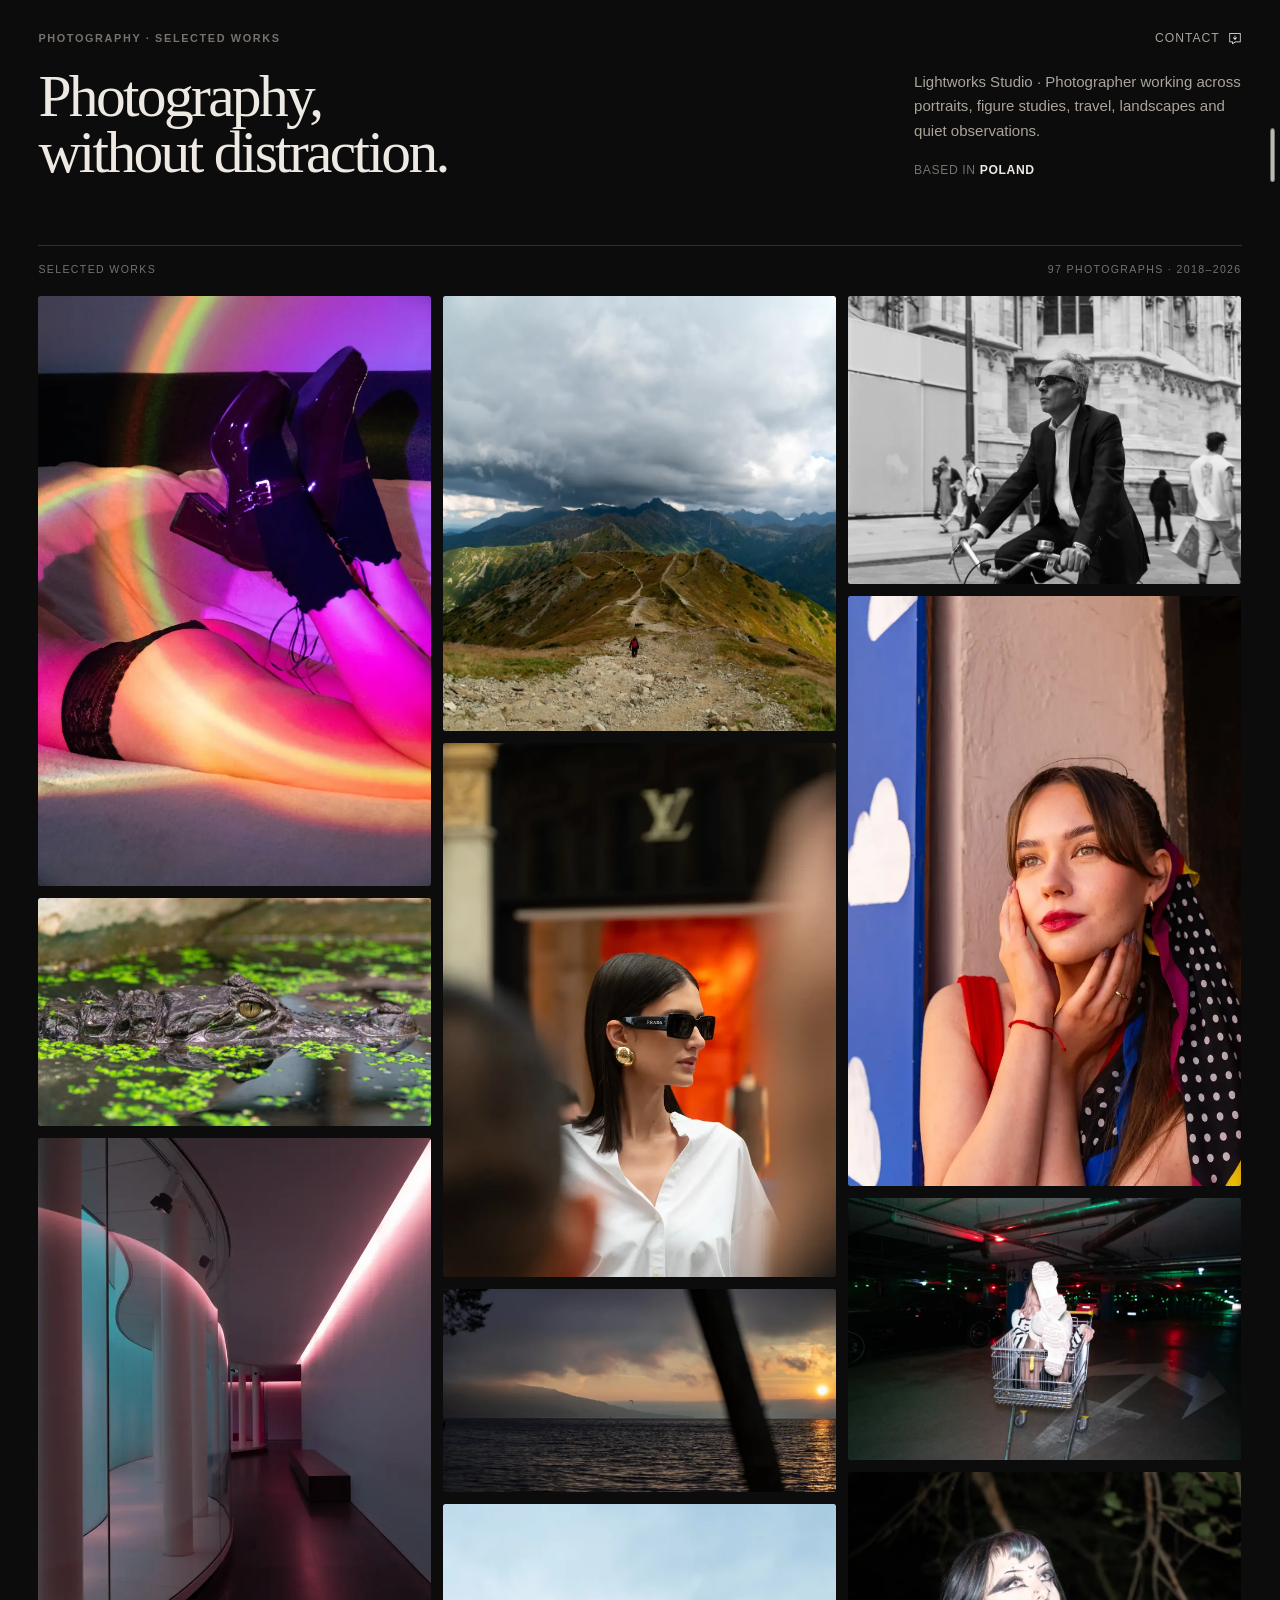
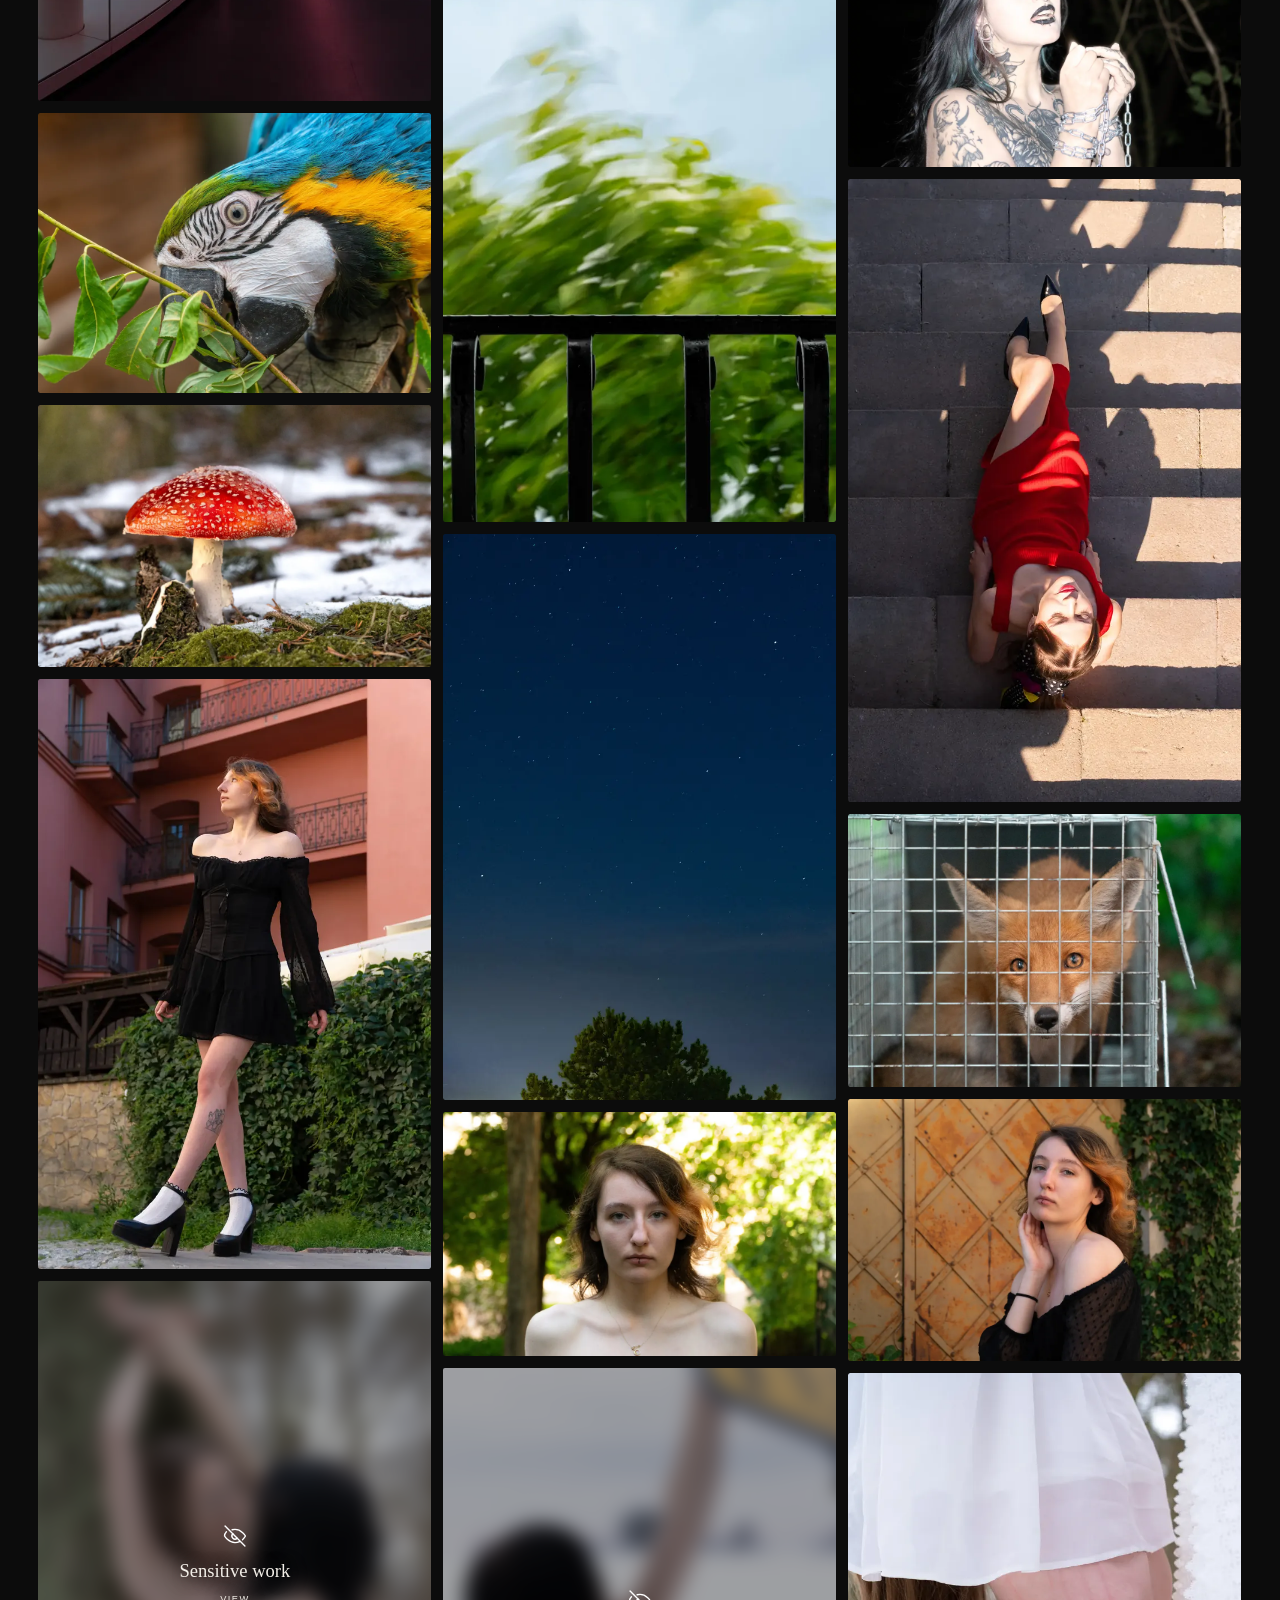
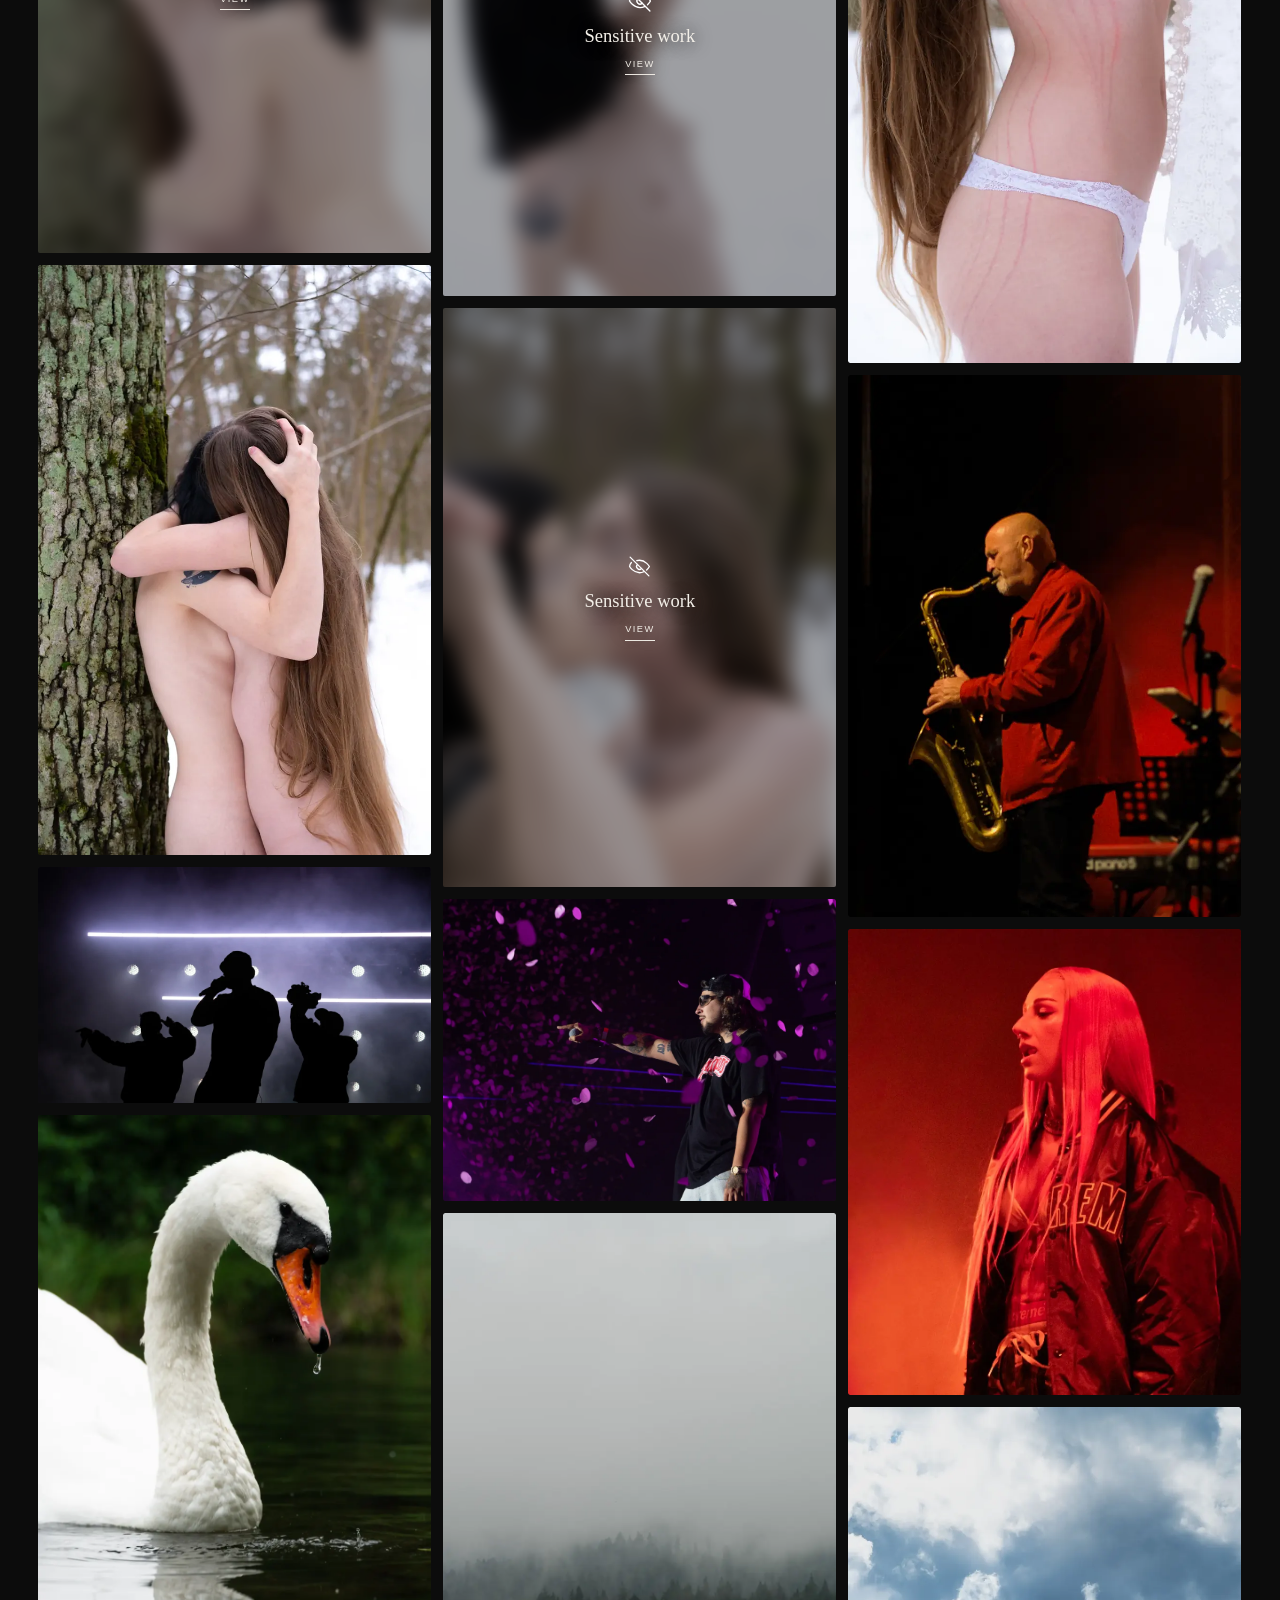
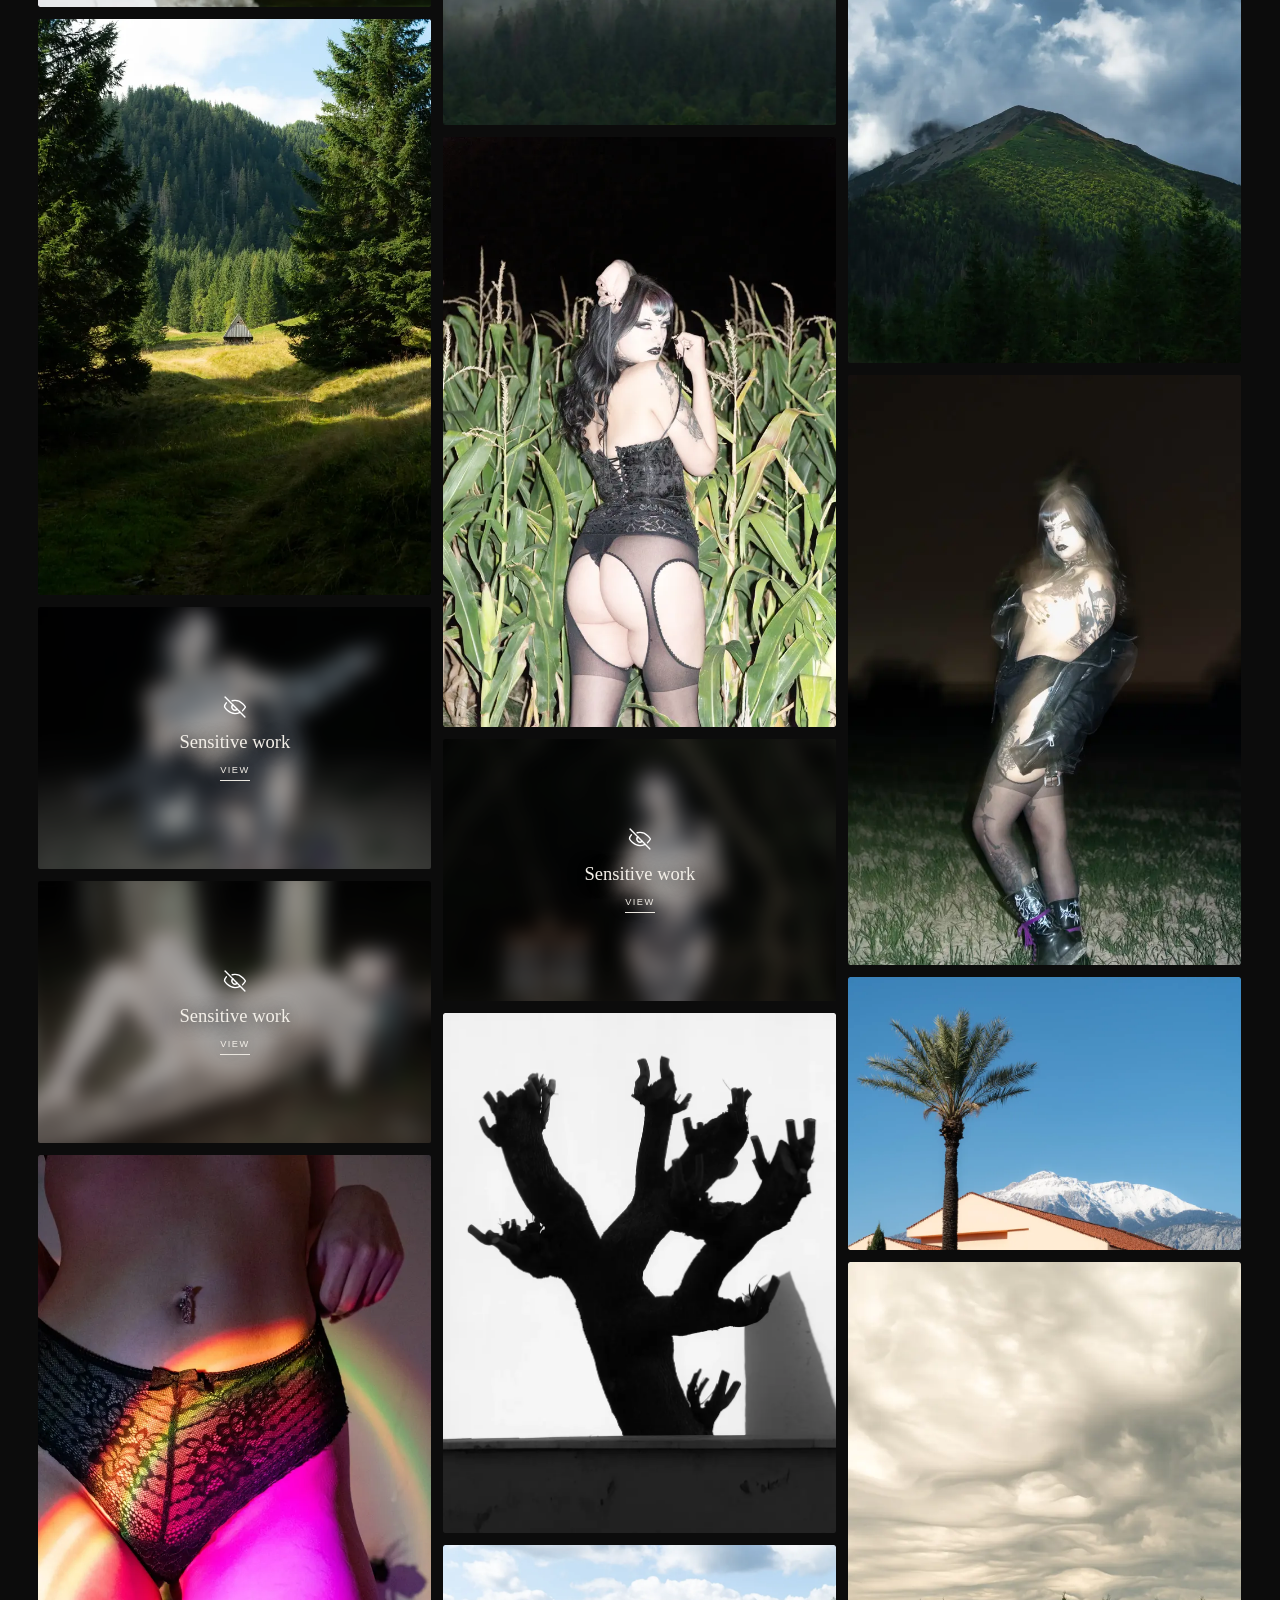
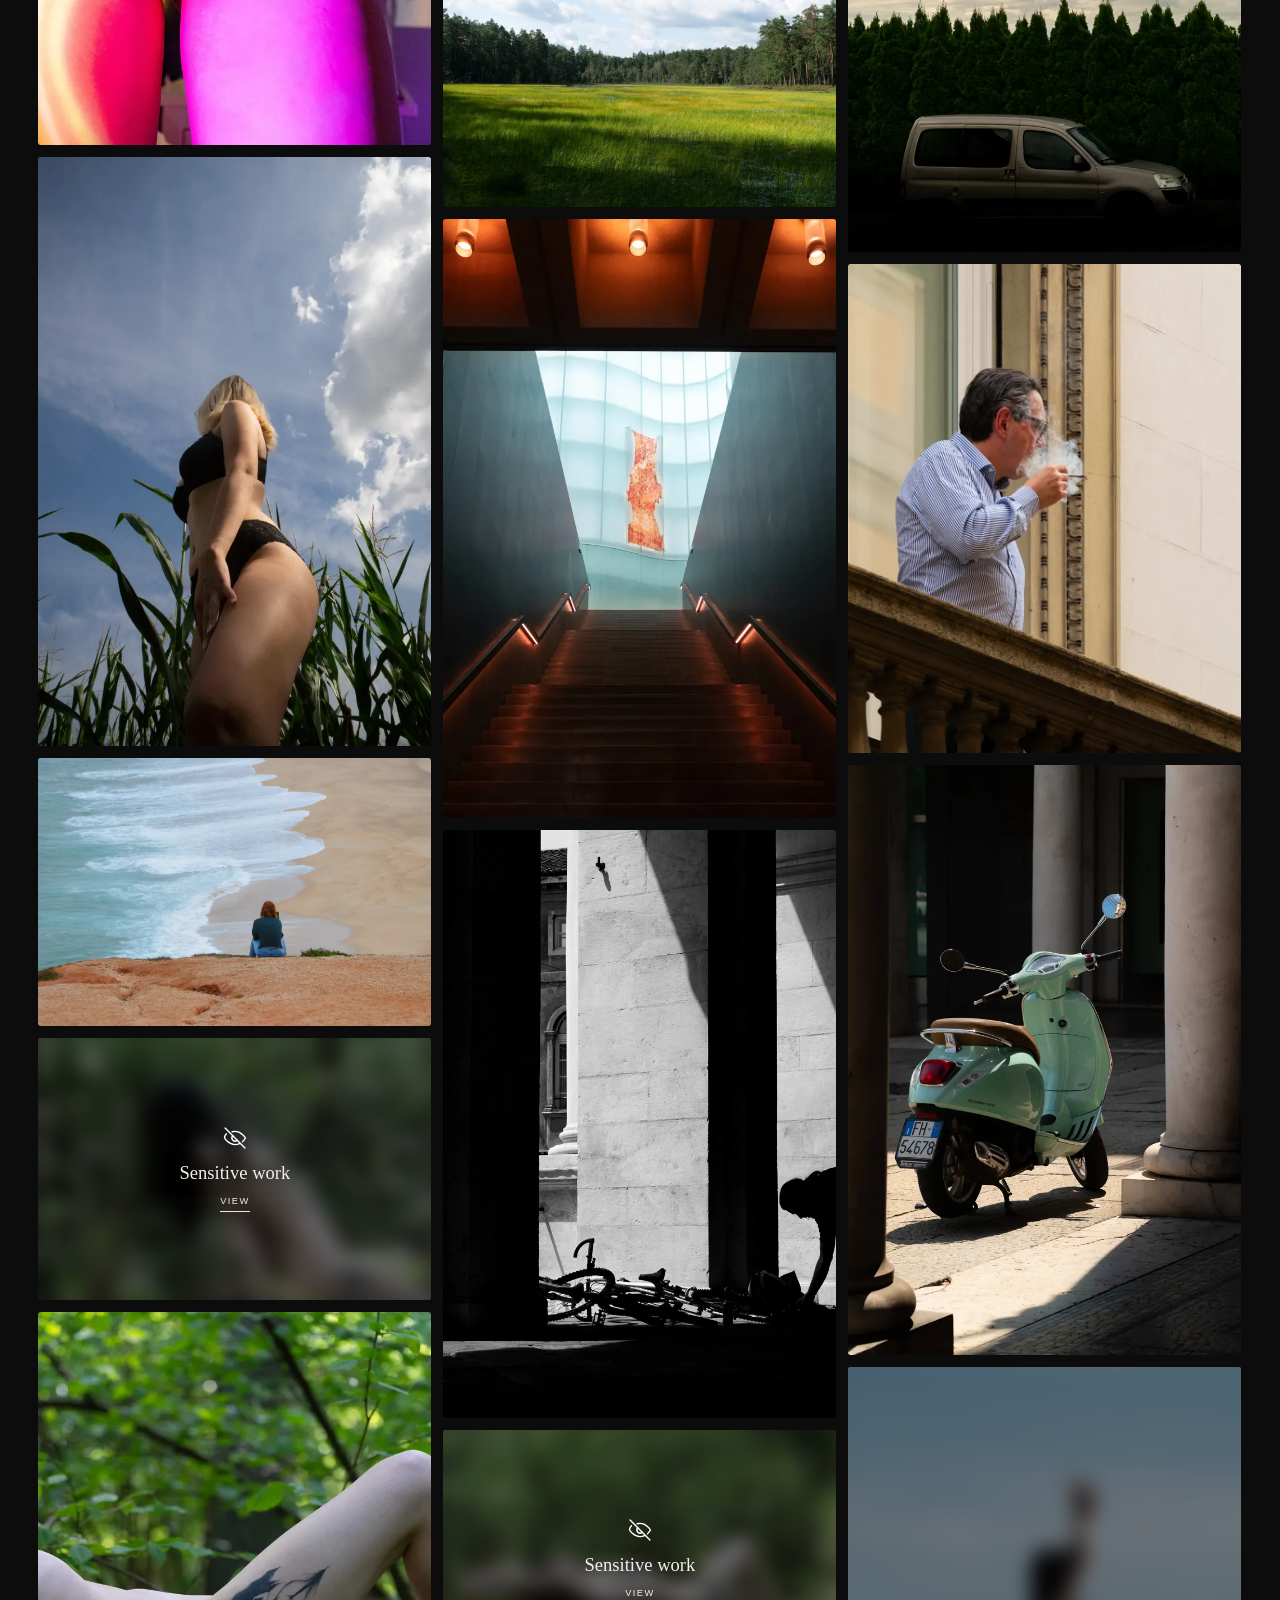
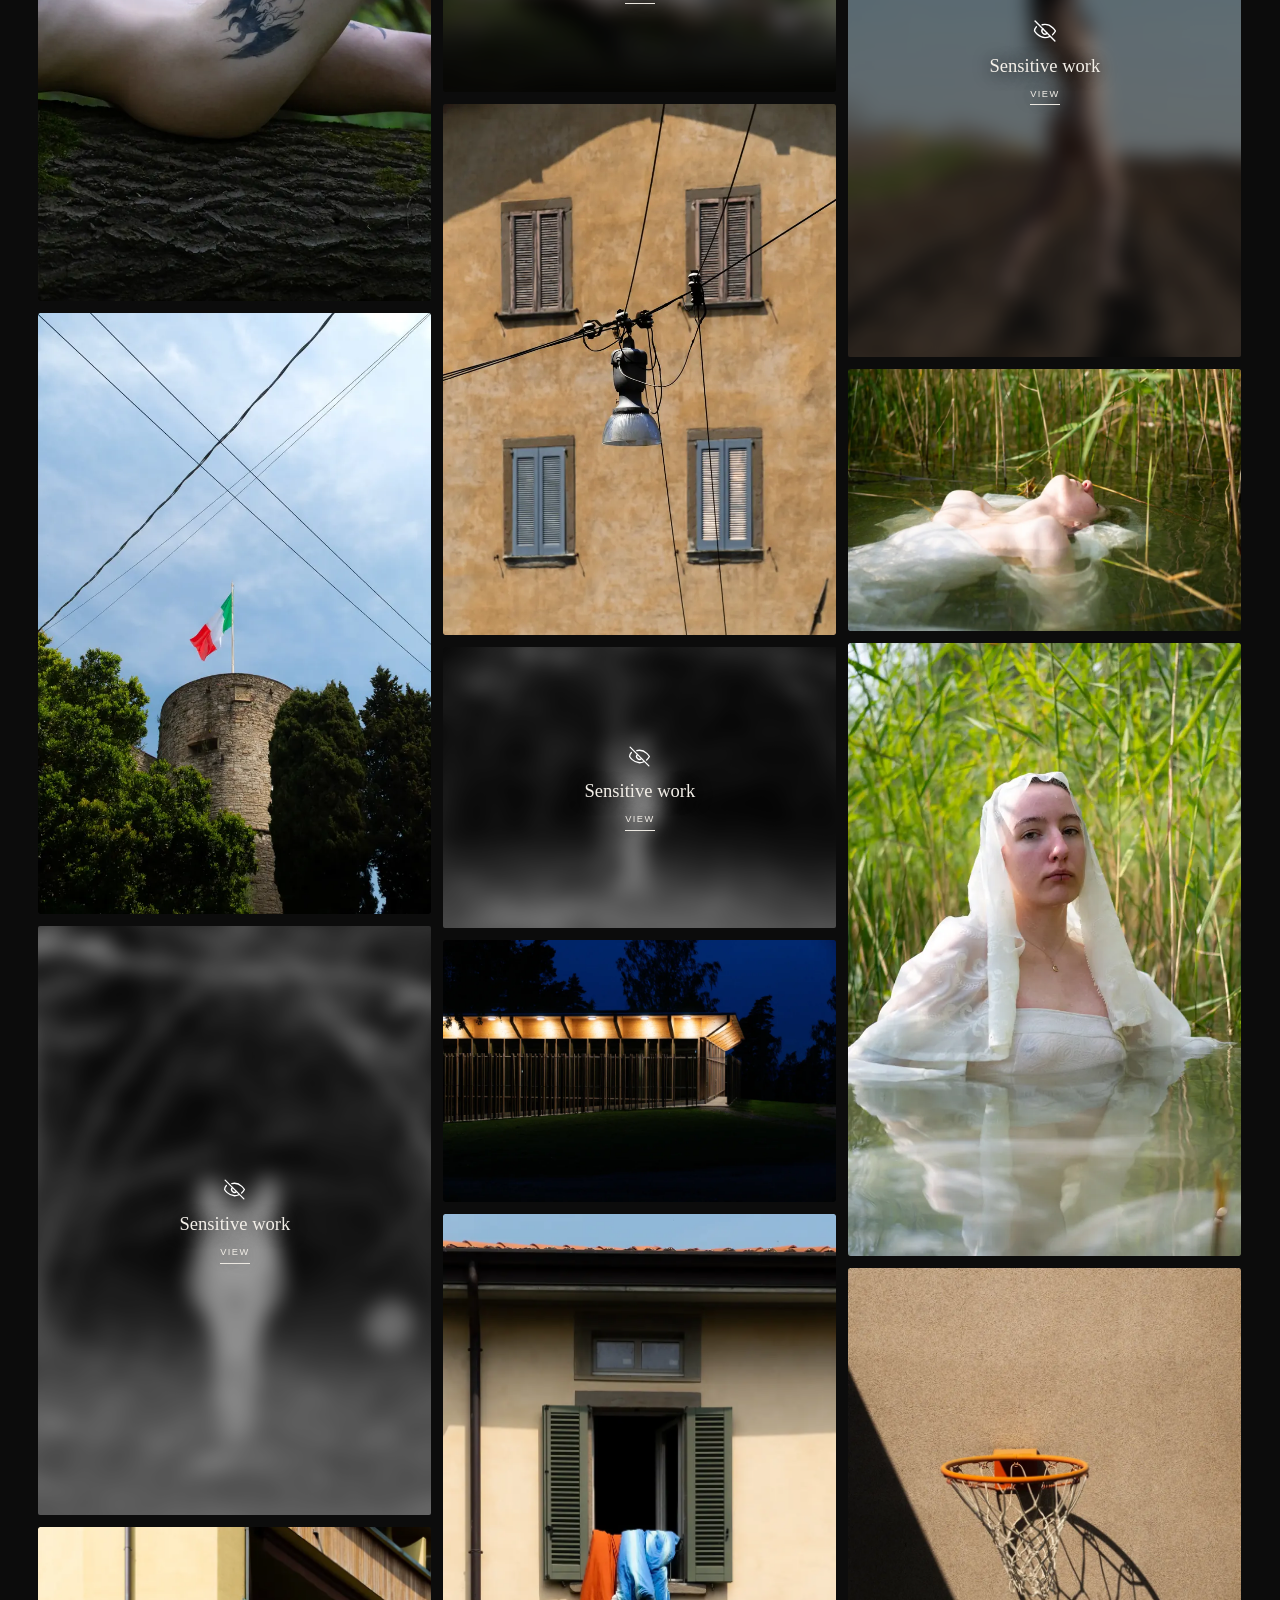
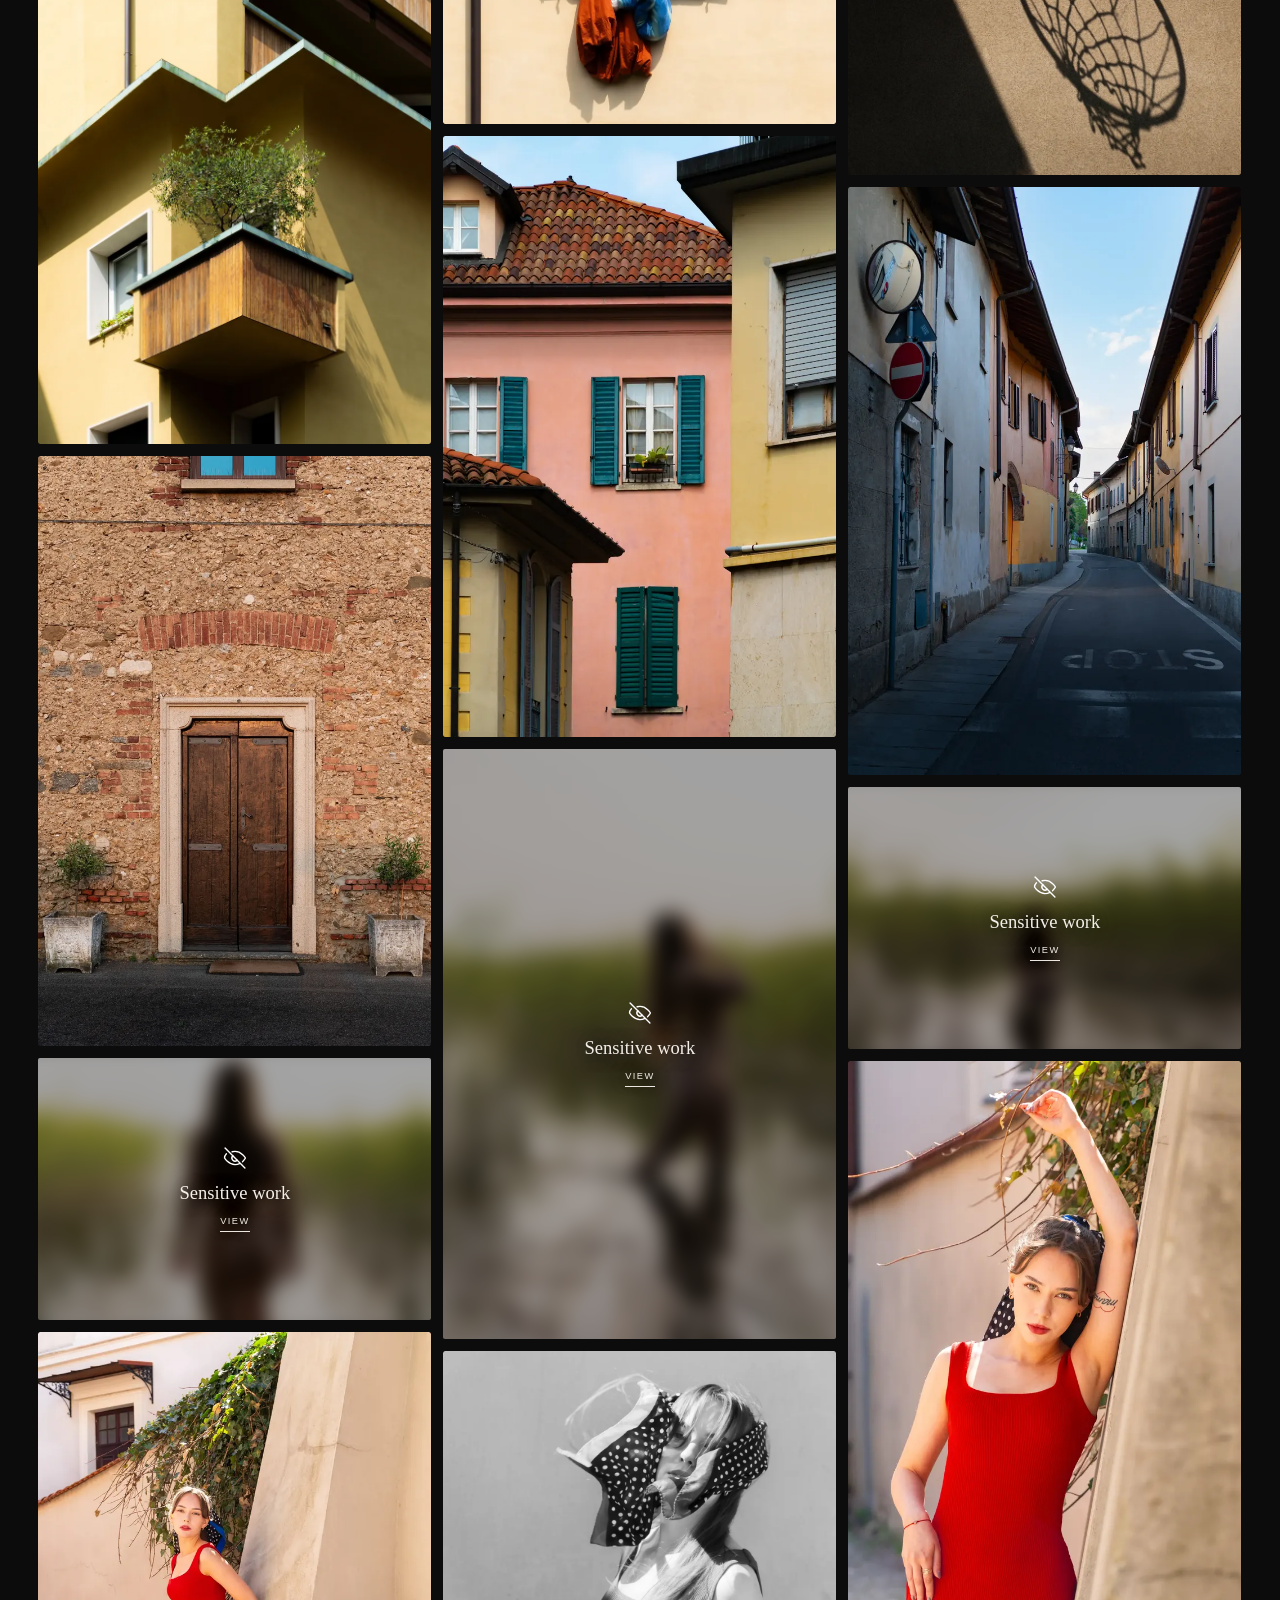
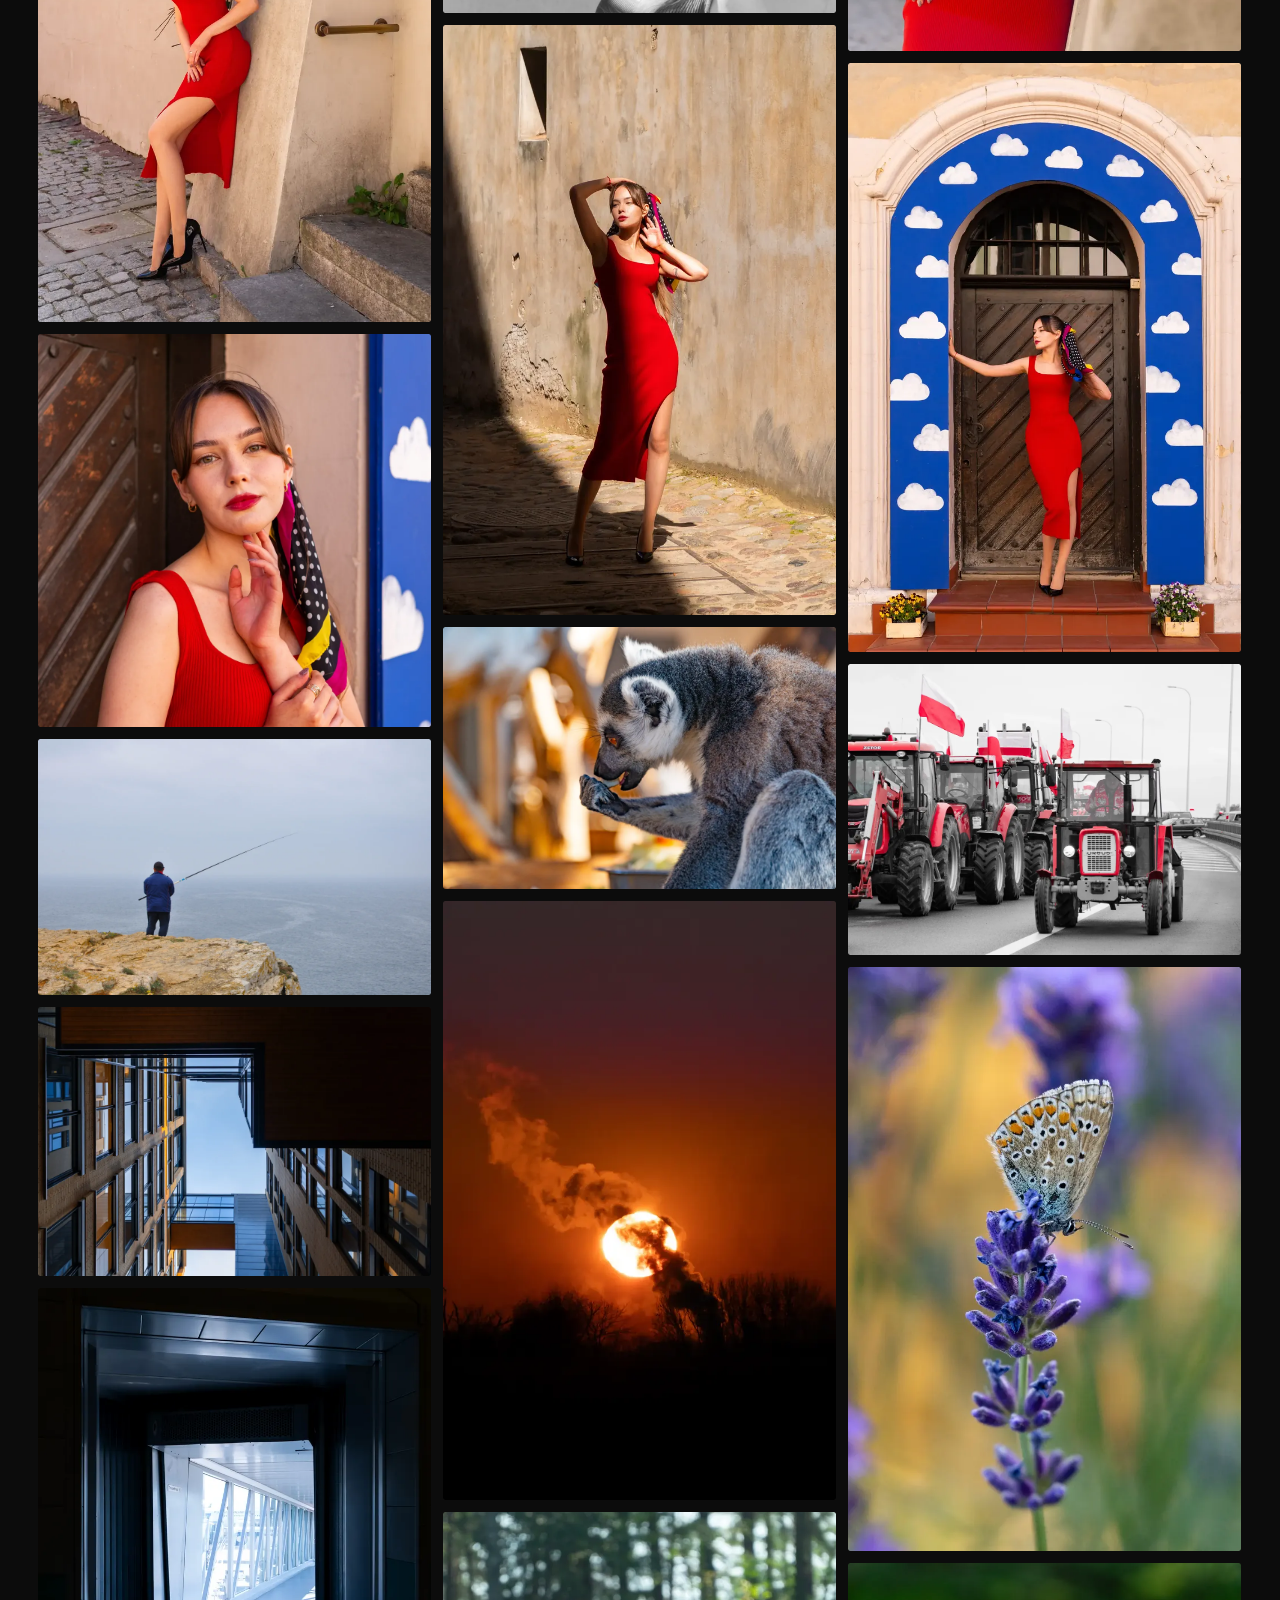
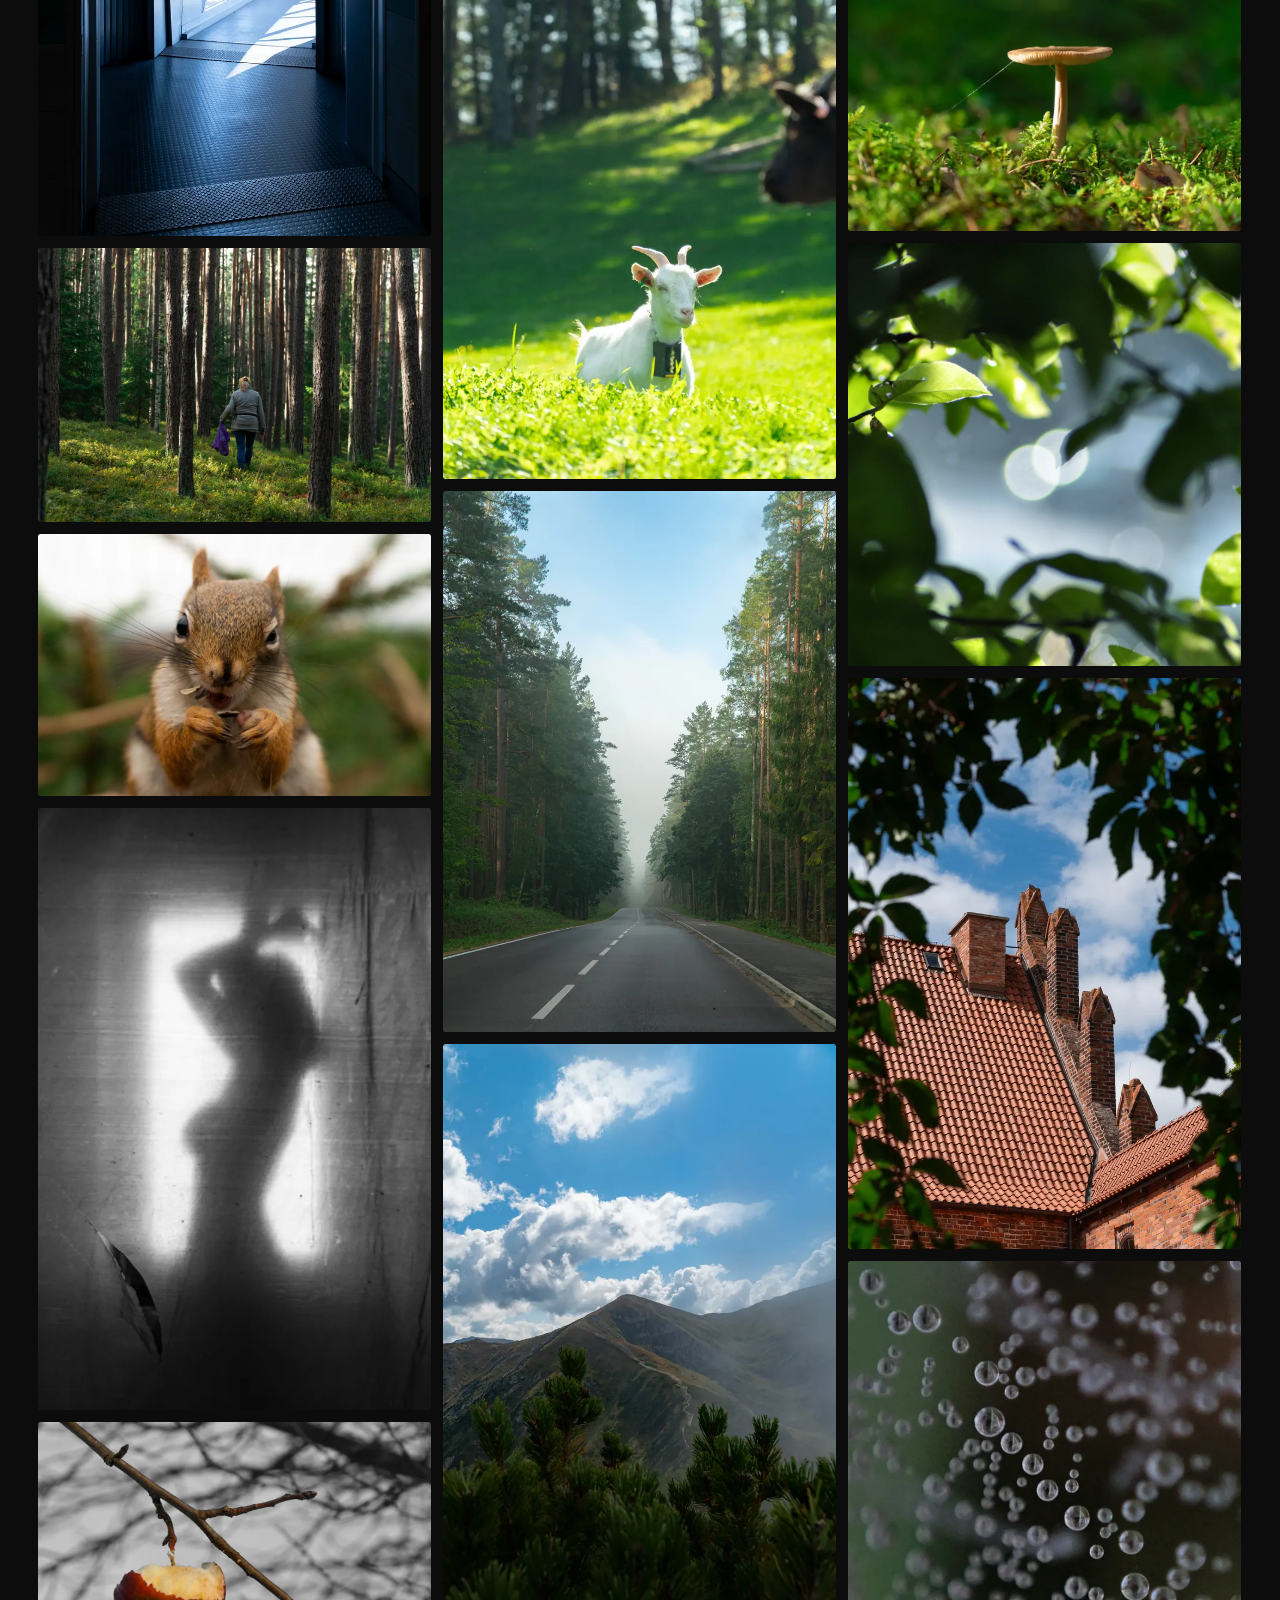
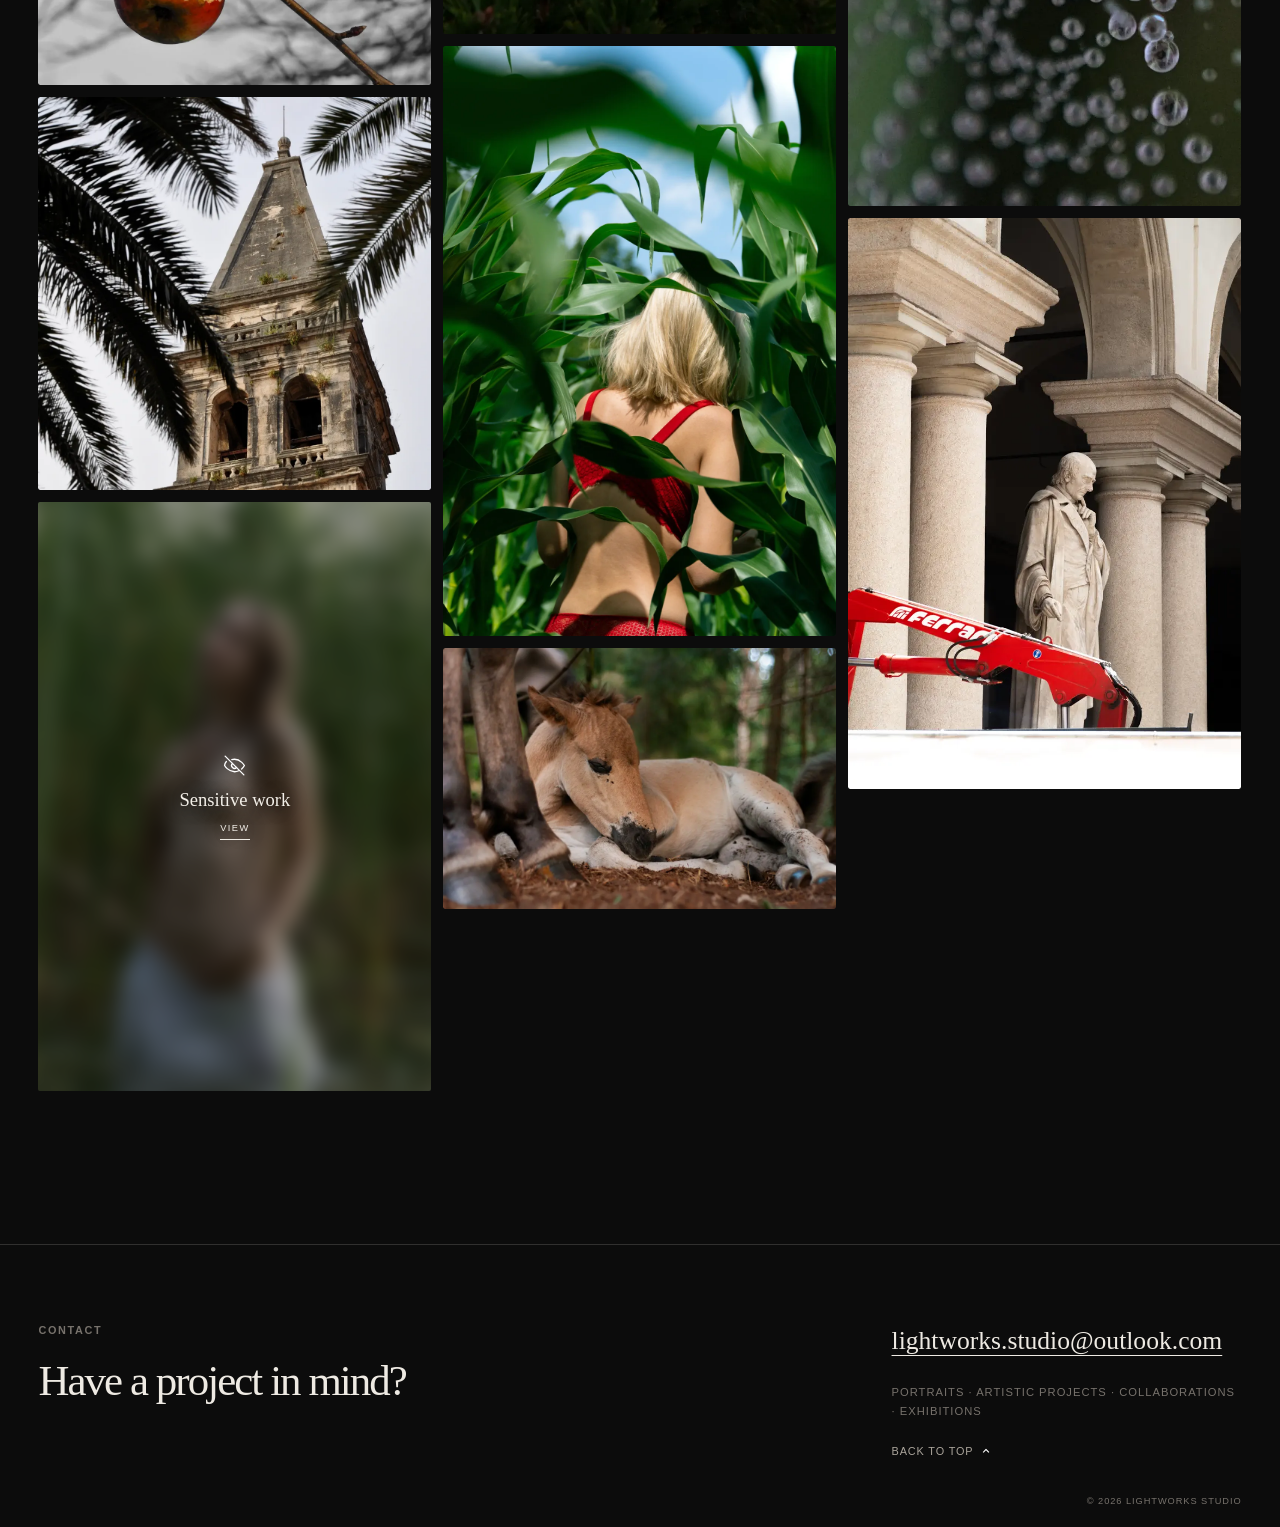
<file: index.html>
<!doctype html>
<html lang="en">
  <head>
    <meta charset="utf-8">
    <meta name="viewport" content="width=device-width, initial-scale=1, viewport-fit=cover">
    <meta name="theme-color" content="#0c0c0c">
    <meta name="color-scheme" content="dark">
    <meta name="robots" content="noindex, nofollow, noarchive, nosnippet, noimageindex">
    <meta name="description" content="Lightworks Studio ∙ Photographer working across portraits, figure studies, travel, landscapes and quiet observations.">
    <meta property="og:title" content="Lightworks ∙ Portfolio">
    <meta property="og:description" content="Lightworks Studio ∙ Photographer working across portraits, figure studies, travel, landscapes and quiet observations.">
    <meta property="og:type" content="website">
    <meta property="og:site_name" content="Lightworks ∙ Portfolio">
    <meta property="og:url" content="https://ltwrx.github.io/">
    <meta property="og:image" content="https://ltwrx.github.io/og-image/og-image.jpg">
    <meta property="og:image:type" content="image/jpeg">
    <meta property="og:image:width" content="1200">
    <meta property="og:image:height" content="630">
    <meta property="og:image:alt" content="The word Lightworks over a darkened mosaic of portfolio photographs.">
    <meta name="twitter:card" content="summary_large_image">
    <meta name="twitter:image" content="https://ltwrx.github.io/og-image/og-image.jpg">
    <meta name="twitter:image:alt" content="The word Lightworks over a darkened mosaic of portfolio photographs.">
    <meta name="twitter:title" content="Lightworks ∙ Portfolio">
    <meta name="twitter:description" content="Lightworks Studio ∙ Photographer working across portraits, figure studies, travel, landscapes and quiet observations.">
    <title>Lightworks ∙ Portfolio</title>
    <link rel="canonical" href="https://ltwrx.github.io/">
    <link rel="icon" href="./icons/favicon.svg" type="image/svg+xml">
    <link rel="stylesheet" href="./css/styles.css">
    <link rel="preload" as="image" href="./images/thumbnails/reclining-figure-magenta-light.webp" fetchpriority="high">
    <script defer src="./js/site-config.js"></script>
    <script defer src="./js/photos.js"></script>
    <script defer src="./js/script.js"></script>
    <script data-goatcounter="https://ltwrx.goatcounter.com/count" data-goatcounter-settings='{"no_events": true}' async src="https://gc.zgo.at/count.v5.js" crossorigin="anonymous" integrity="sha384-atnOLvQb9t+jTSipvd75X2yginT4PjVbqDdlJAmxMm+wYElFmeR6EmLP5bYeoRVQ"></script>
  </head>
  <body>
    <main>
      <header class="introduction" id="top" aria-labelledby="portfolio-title">
        <div class="introduction-nav">
          <p class="eyebrow" data-site-eyebrow>Photography · Selected works</p>
          <a class="contact-link" href="#contact">
            Contact
            <span class="ui-icon ui-icon-contact" aria-hidden="true"></span>
          </a>
        </div>
        <div class="introduction-copy">
          <h1 id="portfolio-title">Photography,<br>without distraction.</h1>
          <div>
            <p data-site-description>Lightworks Studio ∙ Photographer working across portraits, figure studies, travel, landscapes and quiet observations.</p>
            <div class="location-row">
              <p class="location" data-site-location>Based in <strong>Poland</strong></p>
              <a class="contact-link mobile-contact-link" href="#contact">
                Contact
                <span class="ui-icon ui-icon-contact" aria-hidden="true"></span>
              </a>
            </div>
          </div>
        </div>
      </header>

      <section class="gallery-section" aria-labelledby="gallery-title">
        <div class="gallery-heading">
          <h2 id="gallery-title">Selected works</h2>
          <p><span id="photo-count">78</span> photographs · <span id="photo-years">2018–2026</span></p>
        </div>
        <noscript>
          <p class="javascript-notice">JavaScript is required to display the interactive gallery.</p>
        </noscript>
        <div class="masonry" id="gallery" aria-busy="true"></div>
      </section>

      <footer class="site-footer" id="contact">
        <div>
          <p class="eyebrow">Contact</p>
          <h2>Have a project in mind?</h2>
        </div>
        <div class="contact-details">
          <a class="email-link" data-site-email href="mailto:lightworks.studio@outlook.com">lightworks.studio@outlook.com</a>
          <p data-site-inquiries><span class="inquiry-group">Portraits · Artistic projects</span><span class="inquiry-group">Collaborations · Exhibitions</span></p>
          <a class="back-to-top" href="#top">
            Back to top
            <span class="ui-icon ui-icon-back-to-top" aria-hidden="true"></span>
          </a>
        </div>
        <p class="copyright">© <span data-current-year>2026</span> <span data-site-copyright-name>Lightworks Studio</span></p>
      </footer>
    </main>

    <div class="modal-backdrop consent-backdrop" id="consent-overlay" role="presentation" hidden>
      <div class="consent-dialog" id="consent-dialog" role="dialog" aria-modal="true" aria-labelledby="consent-title" aria-describedby="consent-description">
        <p class="eyebrow">Before you continue</p>
        <h2 id="consent-title">Sensitive artistic content</h2>
        <p id="consent-description">Some images contain artistic nudity.<br>Choose whether to reveal them.</p>
        <div class="consent-actions">
          <button type="button" class="primary-action" id="accept-sensitive">
            <span class="ui-icon ui-icon-sensitive-visible" aria-hidden="true"></span>
            Show images
          </button>
          <button type="button" class="secondary-action" id="dismiss-sensitive">
            <span class="ui-icon ui-icon-sensitive-hidden" aria-hidden="true"></span>
            Keep hidden
          </button>
        </div>
      </div>
    </div>

    <div class="modal-backdrop lightbox" id="lightbox-overlay" role="presentation" hidden>
      <div class="lightbox-dialog" id="lightbox-dialog" role="dialog" aria-modal="true" aria-labelledby="lightbox-title">
        <h2 class="sr-only" id="lightbox-title">Photograph</h2>
        <button class="lightbox-close" id="lightbox-close" type="button" aria-label="Close lightbox">
          <span class="ui-icon ui-icon-close" aria-hidden="true"></span>
        </button>
        <button class="lightbox-nav previous" id="lightbox-previous" type="button" aria-label="Previous photograph">
          <span class="ui-icon ui-icon-previous" aria-hidden="true"></span>
        </button>
        <figure class="lightbox-figure">
          <div class="lightbox-stage">
            <img id="lightbox-image" alt="" draggable="false">
            <span class="lightbox-image-fallback" id="lightbox-image-fallback" hidden>
              <span class="ui-icon ui-icon-image-unavailable" aria-hidden="true"></span>
              <span>Image unavailable</span>
            </span>
            <button class="sensitive-label lightbox-sensitive" id="lightbox-sensitive" type="button" aria-label="Sensitive artistic photograph. Open the content warning to view." hidden>
              <span class="ui-icon ui-icon-sensitive-hidden" aria-hidden="true"></span>
              <span>Sensitive work</span>
              <small>View</small>
            </button>
          </div>
          <figcaption class="lightbox-caption">
            <div class="lightbox-roll lightbox-info">
              <strong id="lightbox-photo-title" hidden></strong>
              <span id="lightbox-date" hidden></span>
              <span id="lightbox-tags" hidden></span>
            </div>
            <span class="lightbox-roll lightbox-count"><span id="lightbox-count"></span></span>
            <button class="copy-link lightbox-roll" id="copy-link" type="button" aria-label="Copy a direct link to this photograph">
              <span class="copy-link-content">
                <span class="ui-icon ui-icon-copy-link" aria-hidden="true"></span>
                <span id="copy-link-status" aria-live="polite">Copy link</span>
              </span>
            </button>
            <span class="lightbox-roll lightbox-muse" id="lightbox-credit" hidden></span>
            <span class="lightbox-roll lightbox-credit"><span>© <span data-current-year>2026</span> <span data-site-copyright-name>Lightworks Studio</span></span></span>
          </figcaption>
        </figure>
        <div class="lightbox-scroll-cue" id="lightbox-scroll-cue" aria-hidden="true" hidden>
          <span class="lightbox-scroll-cue-label">Scroll</span>
          <span class="lightbox-scroll-cue-arrows">
            <span class="ui-icon ui-icon-next"></span>
            <span class="ui-icon ui-icon-next"></span>
          </span>
        </div>
        <button class="lightbox-nav next" id="lightbox-next" type="button" aria-label="Next photograph">
          <span class="ui-icon ui-icon-next" aria-hidden="true"></span>
        </button>
      </div>
    </div>
  </body>
</html>
</file>
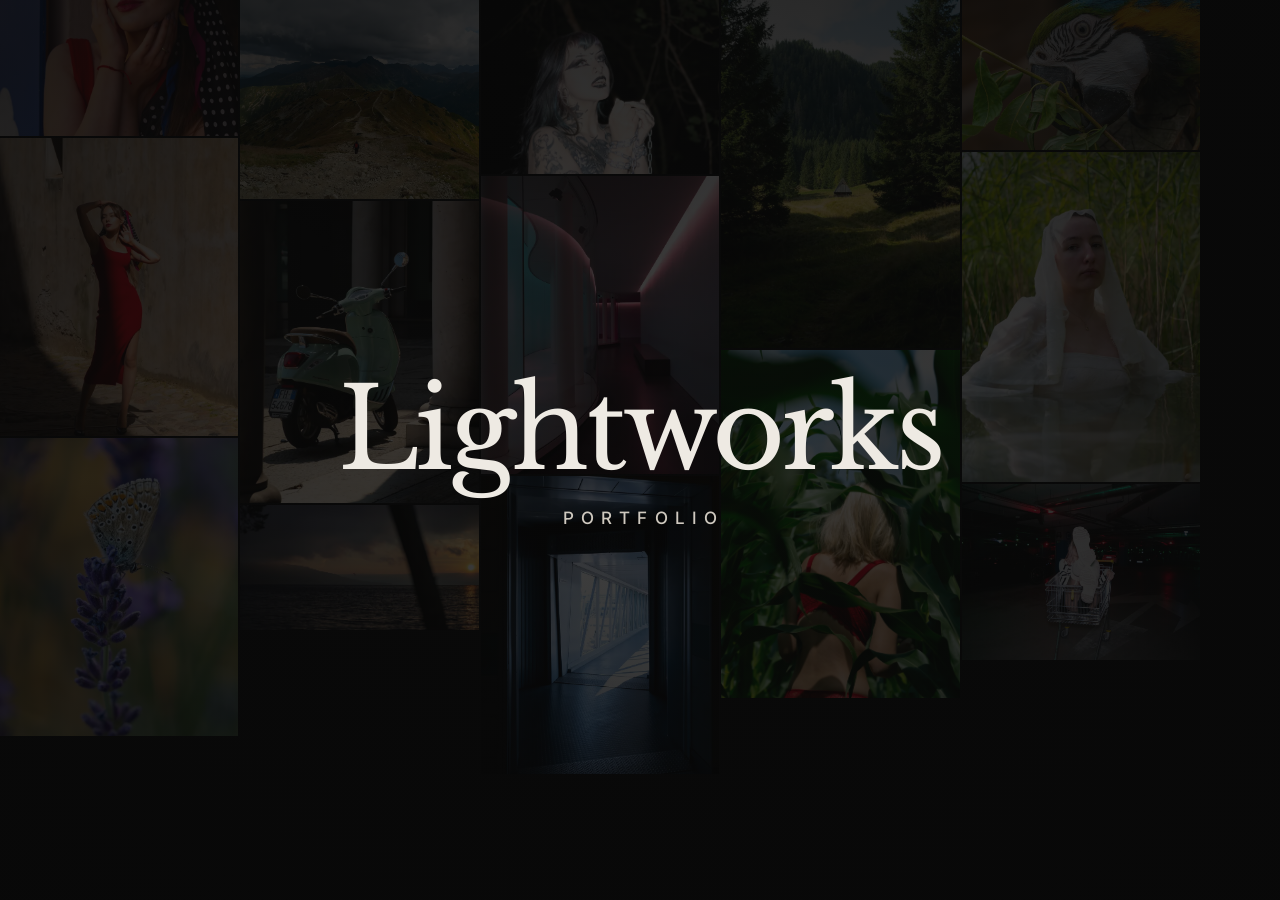
<file: og-image/og-image.html>
<!doctype html>
<html lang="en">
<head>
<meta charset="utf-8">
<link rel="preconnect" href="https://fonts.googleapis.com">
<link href="https://fonts.googleapis.com/css2?family=Libre+Baskerville&family=Inter:wght@500&display=block" rel="stylesheet">
<style>
  html, body { margin: 0; width: 1200px; height: 630px; overflow: hidden; background: #0c0c0c; }
  .mosaic { position: absolute; inset: 0; }
  .mosaic img { position: absolute; display: block; object-fit: cover; }
  .shade { position: absolute; inset: 0; background:
    radial-gradient(ellipse 62% 72% at 50% 50%, rgba(8,8,8,0.76), rgba(8,8,8,0.9)); }
  .title { position: absolute; inset: 0; display: flex; flex-direction: column; align-items: center; justify-content: center; gap: 24px; color: #eeeae3; }
  h1 { margin: 0; font: 400 112px/1 "Libre Baskerville", serif; letter-spacing: -0.035em; }
  p { margin: 0; font: 500 17px/1 Inter, sans-serif; letter-spacing: 0.42em; text-transform: uppercase; color: #cfc9bf; padding-left: 0.42em; }
</style>
</head>
<body data-photos="04 02 10 32 12 56 07 47 72 93 08 81 09 79">
  <div class="mosaic"></div>
  <div class="shade"></div>
  <div class="title">
    <h1>Lightworks</h1>
    <p>Portfolio</p>
  </div>
  <script src="../js/photos.js"></script>
  <script src="mosaic.js"></script>
</body>
</html>
</file>
<file: css/styles.css>
:root {
  --ink: #0c0c0c;
  --ink-soft: #141413;
  --paper: #eeeae3;
  --paper-muted: #aaa49b;
  --paper-faint: #77726c;
  --line: rgba(238, 234, 227, 0.16);
  --accent: #d4c5af;
  --focus: #f2c982;
  --sensitive-blur: 9px;
  --photo-radius: 2px;
  --gallery-gap: 12px;
  --page-pad: clamp(16px, 3vw, 56px);
  --max-width: 2460px;
}

* {
  box-sizing: border-box;
}

[hidden] {
  display: none !important;
}

html {
  background: var(--ink);
  color-scheme: dark;
  scroll-behavior: smooth;
}

body {
  min-height: 100vh;
  margin: 0;
  overflow-x: hidden;
  background:
    radial-gradient(circle at 15% -10%, rgba(255, 255, 255, 0.035), transparent 32rem),
    var(--ink);
  color: var(--paper);
  font-family: "Helvetica Neue", "Nimbus Sans L", Helvetica, Arial, sans-serif;
  font-size: 16px;
  line-height: 1.5;
  text-rendering: optimizeLegibility;
  -webkit-font-smoothing: antialiased;
  -webkit-user-select: none;
  user-select: none;
  -webkit-touch-callout: none;
}

.email-link {
  -webkit-user-select: text;
  user-select: text;
  -webkit-touch-callout: default;
}

button,
a {
  color: inherit;
}

a {
  text-decoration-thickness: 1px;
  text-underline-offset: 0.24em;
}

button,
input,
textarea,
select {
  font: inherit;
}

button:focus-visible,
a:focus-visible {
  outline: 2px solid var(--focus);
  outline-offset: 4px;
}

.sr-only {
  position: absolute;
  width: 1px;
  height: 1px;
  padding: 0;
  margin: -1px;
  overflow: hidden;
  clip: rect(0, 0, 0, 0);
  white-space: nowrap;
  border: 0;
}

.ui-icon {
  display: inline-block;
  flex: 0 0 auto;
  width: 1em;
  height: 1em;
  background-color: transparent;
  background-position: center;
  background-repeat: no-repeat;
  background-size: contain;
  color: #ffffff;
  filter: brightness(0) saturate(100%) invert(100%);
}

.ui-icon-close {
  background-image: url("../icons/close.svg");
}

.ui-icon-previous {
  background-image: url("../icons/previous.svg");
}

.ui-icon-next {
  background-image: url("../icons/next.svg");
}

.ui-icon-contact {
  background-image: url("../icons/contact.svg");
}

.ui-icon-sensitive-visible {
  background-image: url("../icons/sensitive-visible.svg");
}

.ui-icon-sensitive-hidden {
  background-image: url("../icons/sensitive-hidden.svg");
}


.ui-icon-copy-link {
  background-image: url("../icons/copy-link.svg");
}

.ui-icon-image-unavailable {
  background-image: url("../icons/image-unavailable.svg");
}

.ui-icon-back-to-top {
  background-image: url("../icons/back-to-top.svg");
}

.introduction,
.gallery-section,
.site-footer {
  width: min(100%, var(--max-width));
  margin-inline: auto;
  padding-inline: var(--page-pad);
}

.contact-link {
  display: inline-flex;
  align-items: center;
  gap: 8px;
  color: var(--paper-muted);
  font-size: 0.76rem;
  letter-spacing: 0.08em;
  text-decoration: none;
  text-transform: uppercase;
  transition: color 180ms ease;
}

.contact-link:hover {
  color: var(--paper);
}

.contact-link .ui-icon {
  width: 1.15em;
  height: 1.15em;
  transition: transform 180ms ease;
}

.contact-link:hover .ui-icon {
  transform: translateY(2px);
}

.introduction {
  padding-top: clamp(24px, 2.25vw, 38px);
  padding-bottom: clamp(62px, 5vw, 86px);
}

.introduction-nav {
  display: flex;
  align-items: center;
  justify-content: space-between;
  gap: 24px;
}

.eyebrow {
  margin: 0;
  color: var(--paper-faint);
  font-size: 0.68rem;
  font-weight: 600;
  letter-spacing: 0.15em;
  text-transform: uppercase;
}

.introduction-copy {
  display: grid;
  grid-template-columns: minmax(0, 1.7fr) minmax(260px, 0.72fr);
  align-items: end;
  gap: clamp(36px, 8vw, 150px);
  margin-top: 22px;
}

.introduction h1 {
  max-width: 820px;
  margin: 0;
  font-family: Iowan Old Style, Baskerville, "Times New Roman", serif;
  font-size: clamp(2.45rem, 4.65vw, 5.35rem);
  font-weight: 400;
  letter-spacing: -0.045em;
  line-height: 0.94;
}

.introduction-copy p {
  max-width: 520px;
  margin: 0;
  color: var(--paper-muted);
  font-size: clamp(0.94rem, 1.1vw, 1.12rem);
  line-height: 1.62;
}

.introduction-copy .location {
  margin-top: 18px;
  color: var(--paper-faint);
  font-size: 0.76rem;
  letter-spacing: 0.05em;
  text-transform: uppercase;
}

.introduction-copy .location strong {
  color: var(--paper);
  font-weight: 700;
}

.gallery-section {
  padding-bottom: clamp(100px, 12vw, 220px);
}

.gallery-heading {
  display: flex;
  align-items: baseline;
  justify-content: space-between;
  gap: 28px;
  margin-bottom: 18px;
  padding-top: 16px;
  border-top: 1px solid var(--line);
}

.gallery-heading h2,
.gallery-heading p {
  margin: 0;
  color: var(--paper-faint);
  font-size: 0.66rem;
  font-weight: 500;
  letter-spacing: 0.13em;
  text-transform: uppercase;
}

.masonry {
  position: relative;
  min-height: 62vh;
  opacity: 0;
}

.masonry.is-ready {
  opacity: 1;
}

.masonry.empty-state {
  min-height: 56vh;
  display: grid;
  align-content: center;
}

.masonry.empty-state h2 {
  margin: 18px 0 4px;
  font-family: Iowan Old Style, Baskerville, "Times New Roman", serif;
  font-size: clamp(2rem, 5vw, 5rem);
  font-weight: 400;
}

.masonry.empty-state > div > p:last-child {
  color: var(--paper-muted);
}

.photo-card {
  position: absolute;
  inset: 0 auto auto 0;
  display: block;
  padding: 0;
  overflow: hidden;
  border: 0;
  border-radius: var(--photo-radius);
  background: var(--ink-soft);
  cursor: default;
  text-align: left;
  touch-action: manipulation;
  transform-origin: top left;
}

.image-placeholder {
  position: absolute;
  inset: 0;
  background: linear-gradient(110deg, #151514 12%, #1b1b19 35%, #151514 58%);
  background-size: 240% 100%;
  animation: placeholder-shift 2.1s ease-in-out infinite;
}

.image-placeholder.is-hidden {
  opacity: 0;
  animation: none;
}

.photo-card img {
  position: absolute;
  inset: 0;
  width: 100%;
  height: 100%;
  object-fit: cover;
  opacity: 0;
  border-radius: var(--photo-radius);
  user-select: none;
  -webkit-user-drag: none;
  transition: filter 180ms ease, transform 180ms ease;
}

.photo-card img.is-loaded {
  opacity: 1;
}

.photo-card:focus,
.photo-card:focus-visible {
  outline: none;
}

.photo-card:hover img.is-loaded {
  transform: scale(1.012);
}

.photo-card.is-gated img {
  filter: blur(var(--sensitive-blur)) saturate(0.72) brightness(0.64);
  transform: scale(1.12);
}

@media (hover: hover) and (pointer: fine) {
  .has-custom-cursor,
  .has-custom-cursor body,
  .has-custom-cursor body * {
    cursor: none;
  }

  .custom-cursor {
    position: fixed;
    top: 0;
    left: 0;
    z-index: 1100;
    width: 24px;
    height: 24px;
    pointer-events: none;
    opacity: 0;
    border: 1px solid rgba(255, 255, 255, 0.96);
    border-radius: 50%;
    box-shadow: 0 1px 3px rgba(0, 0, 0, 0.42);
    transform: translate3d(-60px, -60px, 0);
    transition: opacity 120ms ease-out;
    contain: layout style paint;
    will-change: transform;
  }

  .custom-cursor.is-visible {
    opacity: 1;
  }

  .custom-cursor-fill {
    position: absolute;
    inset: 2px;
    border-radius: inherit;
    background: #ffffff;
    box-shadow: 0 1px 2px rgba(0, 0, 0, 0.28);
    transform: scale(0.25);
    will-change: transform;
  }
}

@media (prefers-reduced-motion: reduce) {
  .custom-cursor,
  .custom-cursor-fill {
    transition-duration: 0.01ms !important;
  }
}

@media (hover: hover) and (pointer: fine) {
  html.has-custom-scrollbar,
  html.has-custom-scrollbar body {
    scrollbar-width: none;
  }

  html.has-custom-scrollbar::-webkit-scrollbar,
  html.has-custom-scrollbar body::-webkit-scrollbar {
    width: 0;
    height: 0;
    background: transparent;
  }

  .custom-scrollbar {
    position: fixed;
    top: 0;
    right: 0;
    z-index: 40;
    width: 16px;
    height: 100%;
    padding-right: max(0px, env(safe-area-inset-right));
    pointer-events: none;
    opacity: 0;
    contain: layout style;
  }

  .custom-scrollbar.is-visible {
    pointer-events: auto;
    opacity: 1;
  }

  .custom-scrollbar-thumb {
    position: absolute;
    top: 0;
    right: 0;
    width: 16px;
    height: 48px;
    display: grid;
    place-items: center;
    pointer-events: auto;
    touch-action: none;
    overflow: visible;
    contain: layout style;
    will-change: transform;
  }

  .custom-scrollbar-pebble {
    width: 5px;
    height: 100%;
    border-radius: 999px;
    background: var(--paper);
    opacity: 0.74;
    transform: scaleX(1) scaleY(1);
    transform-origin: center center;
    box-shadow: 0 0 0 1px rgba(12, 12, 12, 0.22);
    transition:
      width 420ms cubic-bezier(0.22, 1, 0.36, 1),
      opacity 480ms ease;
    will-change: transform;
    pointer-events: none;
  }

  .custom-scrollbar.is-hover .custom-scrollbar-pebble,
  .custom-scrollbar.is-dragging .custom-scrollbar-pebble {
    width: 6px;
    opacity: 0.94;
  }

  .custom-scrollbar.is-scrolling .custom-scrollbar-pebble {
    opacity: 0.78;
  }

  @media (max-width: 1100px) {
    .custom-scrollbar {
      width: 12px;
    }

    .custom-scrollbar-thumb {
      width: 12px;
    }

    .custom-scrollbar-pebble {
      width: 2.5px;
    }

    .custom-scrollbar.is-hover .custom-scrollbar-pebble,
    .custom-scrollbar.is-dragging .custom-scrollbar-pebble {
      width: 3.5px;
    }
  }

  @media (max-width: 760px) {
    .custom-scrollbar {
      width: 10px;
    }

    .custom-scrollbar-thumb {
      width: 10px;
    }

    .custom-scrollbar-pebble {
      width: 2px;
      opacity: 0.8;
    }

    .custom-scrollbar.is-hover .custom-scrollbar-pebble,
    .custom-scrollbar.is-dragging .custom-scrollbar-pebble {
      width: 3px;
    }
  }
}

@media print {
  .custom-scrollbar {
    display: none !important;
  }
}

.photo-card.is-gated:hover img {
  filter: blur(var(--sensitive-blur)) saturate(0.72) brightness(0.7);
  transform: scale(1.12);
}

.photo-number {
  position: absolute;
  right: 10px;
  bottom: 8px;
  z-index: 2;
  color: rgba(255, 255, 255, 0.72);
  font-size: 0.58rem;
  letter-spacing: 0.08em;
  opacity: 0;
  text-shadow: 0 1px 8px rgba(0, 0, 0, 0.72);
  transition: opacity 180ms ease;
}

.photo-card:hover .photo-number {
  opacity: 1;
}

.sensitive-label {
  position: absolute;
  inset: 0;
  z-index: 2;
  display: flex;
  flex-direction: column;
  align-items: center;
  justify-content: center;
  gap: 8px;
  color: #f3efe8;
  text-align: center;
  text-shadow: 0 1px 18px rgba(0, 0, 0, 0.95);
}

.sensitive-label > span:not(.ui-icon) {
  font-family: Iowan Old Style, Baskerville, "Times New Roman", serif;
  font-size: clamp(1rem, 1.45vw, 1.4rem);
}

.sensitive-label .ui-icon {
  width: 1.6rem;
  height: 1.6rem;
}

.sensitive-label small {
  padding-bottom: 3px;
  border-bottom: 1px solid currentColor;
  font-size: 0.58rem;
  letter-spacing: 0.15em;
  text-transform: uppercase;
}

.image-fallback {
  position: absolute;
  inset: 0;
  display: flex;
  flex-direction: column;
  align-items: center;
  justify-content: center;
  gap: 10px;
  color: var(--paper-faint);
  font-size: 0.65rem;
  letter-spacing: 0.1em;
  text-transform: uppercase;
}

.image-fallback .ui-icon {
  width: 1.8rem;
  height: 1.8rem;
}

.site-footer {
  position: relative;
  display: grid;
  grid-template-columns: minmax(0, 1.45fr) minmax(280px, 0.7fr);
  gap: clamp(48px, 10vw, 180px);
  padding-top: clamp(56px, 6vw, 88px);
  padding-bottom: clamp(48px, 5vw, 72px);
  border-top: 1px solid var(--line);
}

.site-footer h2 {
  max-width: 620px;
  margin: 22px 0 0;
  font-family: Iowan Old Style, Baskerville, "Times New Roman", serif;
  font-size: clamp(2rem, 3.35vw, 3.8rem);
  font-weight: 400;
  letter-spacing: -0.045em;
  line-height: 0.98;
}

.contact-details {
  display: flex;
  flex-direction: column;
  align-items: flex-start;
  justify-content: flex-end;
  gap: 22px;
  padding-bottom: 4px;
}

.email-link {
  color: var(--paper);
  font-family: Iowan Old Style, Baskerville, "Times New Roman", serif;
  font-size: clamp(1.28rem, 2vw, 2rem);
}

.contact-details p {
  margin: 0;
  color: var(--paper-faint);
  font-size: 0.7rem;
  letter-spacing: 0.09em;
  line-height: 1.7;
  text-transform: uppercase;
}

.location-row {
  display: flex;
  align-items: center;
  justify-content: space-between;
  gap: 24px;
}

.mobile-contact-link {
  display: none;
  margin-top: 18px;
  flex: none;
}

.inquiry-group + .inquiry-group::before {
  content: " · ";
}


.back-to-top {
  display: inline-flex;
  align-items: center;
  gap: 8px;
  color: var(--paper-muted);
  font-size: 0.68rem;
  letter-spacing: 0.08em;
  text-decoration: none;
  text-transform: uppercase;
  transition: color 180ms ease;
}

.back-to-top:hover {
  color: var(--paper);
}

.back-to-top .ui-icon {
  width: 0.9em;
  height: 0.9em;
  transition: transform 180ms ease;
}

.back-to-top:hover .ui-icon {
  transform: translateY(-2px);
}

.copyright {
  position: absolute;
  right: var(--page-pad);
  bottom: 18px;
  margin: 0;
  color: var(--paper-faint);
  font-size: 0.58rem;
  letter-spacing: 0.1em;
  text-transform: uppercase;
}

.javascript-notice {
  min-height: 40vh;
  display: grid;
  place-items: center;
  margin: 0;
  color: var(--paper-muted);
}

.modal-backdrop {
  position: fixed;
  inset: 0;
  z-index: 1000;
  display: grid;
  place-items: center;
  padding: max(16px, env(safe-area-inset-top)) max(16px, env(safe-area-inset-right)) max(16px, env(safe-area-inset-bottom)) max(16px, env(safe-area-inset-left));
  background: rgba(4, 4, 4, 0.96);
}

.consent-backdrop {
  z-index: 1010;
  background: rgba(4, 4, 4, 0.9);
  backdrop-filter: blur(14px);
}

.consent-dialog {
  width: min(100%, 590px);
  padding: clamp(28px, 5vw, 56px);
  border: 1px solid var(--line);
  background: #111110;
  box-shadow: 0 28px 100px rgba(0, 0, 0, 0.45);
}


.consent-dialog h2 {
  margin: 20px 0 22px;
  font-family: Iowan Old Style, Baskerville, "Times New Roman", serif;
  font-size: clamp(2rem, 5vw, 3.7rem);
  font-weight: 400;
  letter-spacing: -0.035em;
  line-height: 1;
}

.consent-dialog > p:not(.eyebrow) {
  margin: 0;
  color: var(--paper-muted);
  line-height: 1.65;
}

.consent-actions {
  display: flex;
  flex-wrap: wrap;
  align-items: center;
  gap: 18px;
  margin-top: 36px;
}

.consent-actions button {
  min-height: 48px;
  display: inline-flex;
  align-items: center;
  justify-content: center;
  gap: 9px;
  border: 0;
  cursor: pointer;
}

.consent-actions .ui-icon {
  width: 1.2em;
  height: 1.2em;
}

.primary-action {
  padding: 13px 20px;
  border: 1px solid rgba(255, 255, 255, 0.3);
  background: #292826;
  color: #ffffff;
  font-size: 0.72rem;
  font-weight: 650;
  letter-spacing: 0.06em;
  text-transform: uppercase;
}

.secondary-action {
  padding: 13px 0;
  background: transparent;
  color: var(--paper-muted);
  font-size: 0.72rem;
  text-decoration: underline;
  text-underline-offset: 4px;
}

/* Solid, not see-through: a 96% backdrop let the gallery behind show
   through every photograph while it faded in or out, including the dark
   seams between the gallery columns. */
.lightbox {
  background: #040404;
  touch-action: none;
}

.lightbox-dialog {
  position: relative;
  width: 100%;
  height: 100%;
  display: grid;
  grid-template-columns: 64px minmax(0, 1fr) 64px;
  align-items: center;
}

.lightbox-figure {
  grid-column: 2;
  min-width: 0;
  height: 100%;
  margin: 0;
  display: grid;
  grid-template-rows: minmax(0, 1fr) auto;
  place-items: center;
  gap: 15px;
  will-change: transform, opacity;
}

/* On desktop the stage is transparent to layout; on mobile it frames the
   moving picture (see the mobile rules). */
.lightbox-stage {
  display: contents;
}


.lightbox-stage > img {
  grid-column: 1;
  grid-row: 1;
  display: block;
  justify-self: center;
  align-self: center;
  min-width: 0;
  min-height: 0;
  width: auto;
  height: auto;
  max-width: 100%;
  max-height: calc(100dvh - 116px - env(safe-area-inset-top) - env(safe-area-inset-bottom));
  object-fit: contain;
  overflow: hidden;
  border-radius: var(--photo-radius);
  clip-path: inset(0 round var(--photo-radius));
  user-select: none;
  -webkit-user-drag: none;
}

.lightbox-image-fallback {
  grid-column: 1;
  grid-row: 1;
  display: flex;
  flex-direction: column;
  align-items: center;
  justify-content: center;
  gap: 12px;
  color: var(--paper-faint);
  font-size: 0.65rem;
  letter-spacing: 0.1em;
  text-transform: uppercase;
}

.lightbox-image-fallback .ui-icon {
  width: 2rem;
  height: 2rem;
}

/* Sensitive photographs stay in the lightbox sequence, blurred, until the
   visitor accepts the content notice. The thumbnail is shown instead of the
   full-size file. The blur is set to look like the gallery's: the picture is
   shown larger here, so the radius is larger in pixels but about the same
   relative to the photograph. */
.lightbox.is-gated .lightbox-stage > img {
  filter: blur(16px) saturate(0.72) brightness(0.64);
}

.lightbox-sensitive {
  position: relative;
  inset: auto;
  grid-column: 1;
  grid-row: 1;
  place-self: center;
  padding: 28px 44px;
  border: 0;
  background: transparent;
  font: inherit;
  cursor: pointer;
}

.lightbox-sensitive[hidden] {
  display: none;
}

.lightbox-caption {
  grid-column: 1;
  grid-row: 2;
  width: min(100%, 1120px);
  min-height: 38px;
  display: flex;
  align-items: flex-start;
  justify-content: center;
  gap: 18px;
  color: var(--paper-faint);
  font-size: 0.62rem;
  letter-spacing: 0.07em;
  line-height: 1.55;
  text-transform: uppercase;
}

.lightbox-caption > div,
.lightbox-caption > span {
  display: inline-flex;
  flex-wrap: wrap;
  gap: 0.7em;
}

.lightbox-caption [hidden] {
  display: none;
}

/* Each changing line clips its own text, so a photograph's details can roll
   out and in without leaving their place. */
.lightbox-roll {
  overflow: hidden;
}

.lightbox-caption strong {
  color: var(--paper-muted);
  font-weight: 550;
}

.lightbox-caption a {
  color: var(--paper-muted);
}

.copy-link-content {
  display: inline-flex;
  align-items: center;
  gap: 0.6em;
}

.copy-link {
  display: inline-flex;
  align-items: center;
  padding: 0;
  border: 0;
  background: transparent;
  color: var(--paper-faint);
  cursor: pointer;
  font-size: inherit;
  letter-spacing: inherit;
  line-height: inherit;
  text-transform: inherit;
  transition: color 180ms ease;
}

.copy-link:hover {
  color: var(--paper);
}

.copy-link .ui-icon {
  width: 1.15em;
  height: 1.15em;
}

.lightbox-count {
  color: var(--paper-muted);
}

.lightbox-credit {
  margin-left: auto;
}

.muse-name {
  color: var(--paper-muted);
}

.lightbox-close,
.lightbox-nav {
  position: absolute;
  z-index: 3;
  width: 48px;
  height: 48px;
  display: grid;
  place-items: center;
  border-radius: 50%;
  border: 1px solid rgba(238, 234, 227, 0.16);
  background: rgba(0, 0, 0, 0.48);
  color: #f4f0e9;
  cursor: pointer;
  transition: color 180ms ease, background 180ms ease;
}

.lightbox-close:hover,
.lightbox-nav:hover {
  border-color: rgba(238, 234, 227, 0.32);
  background: rgba(24, 24, 23, 0.94);
  color: #ffffff;
}

.lightbox-close {
  top: 0;
  right: 0;
}

.lightbox-close .ui-icon {
  width: 1.05rem;
  height: 1.05rem;
  filter: brightness(0) saturate(100%) invert(100%) drop-shadow(0 1px 2px rgba(0, 0, 0, 0.8));
}

.lightbox-nav {
  top: 50%;
  transform: translateY(-50%);
}

.lightbox-nav .ui-icon {
  width: 1.2rem;
  height: 1.2rem;
  filter: brightness(0) saturate(100%) invert(100%) drop-shadow(0 1px 2px rgba(0, 0, 0, 0.8));
}

.lightbox-nav.previous {
  left: 2px;
}

.lightbox-nav.next {
  right: 2px;
}

.lightbox-nav::before {
  content: "";
  position: absolute;
  top: -100px;
  bottom: -100px;
}

.lightbox-nav.previous::before {
  left: -40px;
  right: -25px;
}

.lightbox-nav.next::before {
  left: -25px;
  right: -40px;
}

.lightbox-scroll-cue {
  display: none;
}

.error-page {
  display: grid;
  min-height: 100vh;
  place-items: center;
}

.error-content {
  width: min(100%, 760px);
  padding: var(--page-pad);
}

.error-content h1 {
  margin: 20px 0 12px;
  font-family: Iowan Old Style, Baskerville, "Times New Roman", serif;
  font-size: clamp(2.8rem, 8vw, 6.5rem);
  font-weight: 400;
  letter-spacing: -0.045em;
  line-height: 0.95;
}

.error-content > p:not(.eyebrow) {
  margin: 0 0 28px;
  color: var(--paper-muted);
}

.error-content a {
  color: var(--paper);
}

@media (min-width: 761px) {
  .lightbox-figure {
    padding-top: 48px;
  }
}

@keyframes placeholder-shift {
  0%, 100% { background-position: 100% 0; }
  50% { background-position: 0 0; }
}

@keyframes mobile-picture-nudge {
  0%, 100% { transform: translate3d(0, 0, 0); }
  42% { transform: translate3d(0, -3px, 0); }
  72% { transform: translate3d(0, 0.75px, 0); }
}

@keyframes mobile-scroll-cue {
  0%, 100% { transform: translate3d(0, 0, 0); opacity: 0.48; }
  50% { transform: translate3d(0, 5px, 0); opacity: 1; }
}

@media (max-width: 760px), (max-height: 500px) and (hover: none) and (pointer: coarse) {

  :root {
    --sensitive-blur: clamp(4px, 1.1vw, 9px);
    --gallery-gap: 8px;
  }


  .introduction {
    padding-top: 24px;
    padding-bottom: 58px;
  }

  .introduction-copy {
    grid-template-columns: 1fr;
    gap: 28px;
  }

  .introduction-nav > .contact-link {
    display: none;
  }

  .mobile-contact-link {
    display: inline-flex;
  }

  .introduction h1 {
    max-width: 560px;
    font-size: clamp(2.6rem, 14vw, 4.8rem);
  }

  .gallery-heading p {
    text-align: right;
  }

  .gallery-section {
    padding-inline: var(--gallery-gap);
  }

  .site-footer {
    grid-template-columns: 1fr;
    padding-bottom: 78px;
  }

  .contact-details {
    gap: 18px;
  }

  .inquiry-group {
    display: block;
  }

  .inquiry-group + .inquiry-group::before {
    content: "";
  }

  .copyright {
    left: var(--page-pad);
    right: auto;
  }

  .lightbox-dialog {
    grid-template-columns: 1fr;
    align-items: stretch;
    padding: 6px 0 0;
    overflow: hidden;
  }

  .lightbox-figure {
    grid-column: 1;
    gap: 0;
    padding-top: 0;
    container-type: inline-size;
  }

  /* The picture moves inside this frame, which fades it into the background
     over a fixed band at the top and bottom edges, so a photograph sliding in
     or out passes under the band instead of running over the caption or the
     close button. The band lies in the frame's padding, where the resting
     picture never reaches, so a photograph at rest is never faded. */
  .lightbox-stage {
    --stage-fade: 36px;
    grid-column: 1;
    grid-row: 1;
    align-self: stretch;
    justify-self: stretch;
    min-width: 0;
    min-height: 0;
    display: grid;
    grid-template-rows: minmax(0, 1fr);
    grid-template-columns: minmax(0, 1fr);
    place-items: center;
    padding: var(--stage-fade) 0;
    overflow: hidden;
    /* Eased stops instead of a straight ramp, so the band has no visible edge. */
    --stage-mask: linear-gradient(
      to bottom,
      transparent 0,
      rgba(0, 0, 0, 0.18) calc(var(--stage-fade) * 0.3),
      rgba(0, 0, 0, 0.55) calc(var(--stage-fade) * 0.6),
      rgba(0, 0, 0, 0.88) calc(var(--stage-fade) * 0.85),
      #000 var(--stage-fade),
      #000 calc(100% - var(--stage-fade)),
      rgba(0, 0, 0, 0.88) calc(100% - var(--stage-fade) * 0.85),
      rgba(0, 0, 0, 0.55) calc(100% - var(--stage-fade) * 0.6),
      rgba(0, 0, 0, 0.18) calc(100% - var(--stage-fade) * 0.3),
      transparent 100%
    );
    -webkit-mask-image: var(--stage-mask);
    mask-image: var(--stage-mask);
  }

  .lightbox.is-gated .lightbox-stage > img {
    filter: blur(12px) saturate(0.72) brightness(0.64);
  }

  .lightbox-stage > img {
    max-height: 100%;
    border-radius: var(--photo-radius);
    clip-path: inset(0 round var(--photo-radius));
  }

  /* Pinned to the bottom edge. Top line: the muse (when there is one) and the
     copy link. Bottom line: date, type and count, with the copyright on the
     right. Every gap is in em and the text shrinks with the width of the
     screen. --caption-fit is the width, in ems, of the longest line any
     photograph can produce; script.js measures it in the fonts the device
     really uses, so both lines always stay on one row. */
  .lightbox-caption {
    --caption-fit: 38.5;
    width: 100%;
    min-height: 0;
    flex-wrap: wrap;
    align-items: flex-start;
    justify-content: flex-start;
    gap: 0 1.1em;
    padding-inline: 0;
    font-size: min(0.6rem, calc(100cqw / var(--caption-fit)));
    letter-spacing: 0.04em;
    word-spacing: -0.1em;
    white-space: nowrap;
  }

  .lightbox-caption > div,
  .lightbox-caption > span {
    gap: 0.6em;
  }

  /* Forces the line break between the two lines. */
  .lightbox-caption::before {
    content: "";
    order: 3;
    flex: 0 0 100%;
    height: 0;
  }

  .lightbox-caption > .lightbox-muse {
    order: 1;
    flex: 0 1 auto;
    flex-wrap: nowrap;
    min-width: 0;
    gap: 0.6em;
  }

  .lightbox-caption > .copy-link {
    order: 2;
    margin-left: auto;
  }

  .lightbox-caption > .lightbox-info,
  .lightbox-caption > .lightbox-count,
  .lightbox-caption > .lightbox-credit {
    margin-top: 6px;
  }

  .lightbox-caption > .lightbox-info {
    order: 4;
    flex: 0 1 auto;
    flex-wrap: nowrap;
    min-width: 0;
  }

  .lightbox-caption > .lightbox-count {
    order: 5;
  }

  .lightbox-caption > .lightbox-credit {
    order: 6;
    margin-left: auto;
  }

  .muse-name {
    min-width: 0;
  }

  .lightbox-nav {
    display: none;
  }

  /* Two thirds of the desktop size and closer to the top edge (10px below it,
     or just below the notch). Fixed to the screen so the dialog's overflow
     clipping cannot cut it off; the invisible ::after keeps a 44px touch
     target. */
  .lightbox-close {
    position: fixed;
    top: max(10px, env(safe-area-inset-top));
    right: max(16px, env(safe-area-inset-right));
    width: 32px;
    height: 32px;
  }

  .lightbox-close::after {
    content: "";
    position: absolute;
    inset: -6px;
  }

  .lightbox-close .ui-icon {
    width: 0.72rem;
    height: 0.72rem;
  }

  .lightbox-scroll-cue {
    position: absolute;
    left: 50%;
    /* The arrows sit on the muse / copy-link line, the label just above it,
       below the picture's bottom fade, so the cue never covers a photograph. */
    bottom: calc(max(16px, env(safe-area-inset-bottom)) + 10px);
    z-index: 4;
    display: flex;
    flex-direction: column;
    align-items: center;
    gap: 3px;
    color: rgba(244, 240, 233, 0.7);
    pointer-events: none;
    opacity: 0;
    transform: translate3d(-50%, 6px, 0);
    transition: opacity 260ms ease, transform 360ms cubic-bezier(0.16, 1, 0.3, 1);
  }

  .lightbox.show-scroll-cue .lightbox-scroll-cue {
    opacity: 1;
    transform: translate3d(-50%, 0, 0);
  }

  .lightbox.show-scroll-cue .lightbox-stage > img {
    animation: mobile-picture-nudge 1100ms cubic-bezier(0.22, 1, 0.36, 1) 620ms 1;
  }

  .lightbox-scroll-cue-label {
    font-size: 0.52rem;
    font-weight: 550;
    letter-spacing: 0.16em;
    text-transform: uppercase;
  }

  .lightbox-scroll-cue-arrows {
    display: grid;
    animation: mobile-scroll-cue 920ms ease-in-out infinite;
  }

  .lightbox-scroll-cue-arrows .ui-icon {
    grid-column: 1;
    width: 0.72rem;
    height: 0.72rem;
    transform: rotate(90deg);
    filter: brightness(0) saturate(100%) invert(100%);
  }

  .lightbox-scroll-cue-arrows .ui-icon + .ui-icon {
    margin-top: -4px;
    opacity: 0.48;
  }

  .consent-actions {
    align-items: stretch;
    flex-direction: column;
  }
}

@media (prefers-reduced-motion: reduce) {
  html {
    scroll-behavior: auto;
  }

  *,
  *::before,
  *::after {
    scroll-behavior: auto !important;
    animation-duration: 0.01ms !important;
    animation-iteration-count: 1 !important;
    transition-duration: 0.01ms !important;
  }
}
</file>
